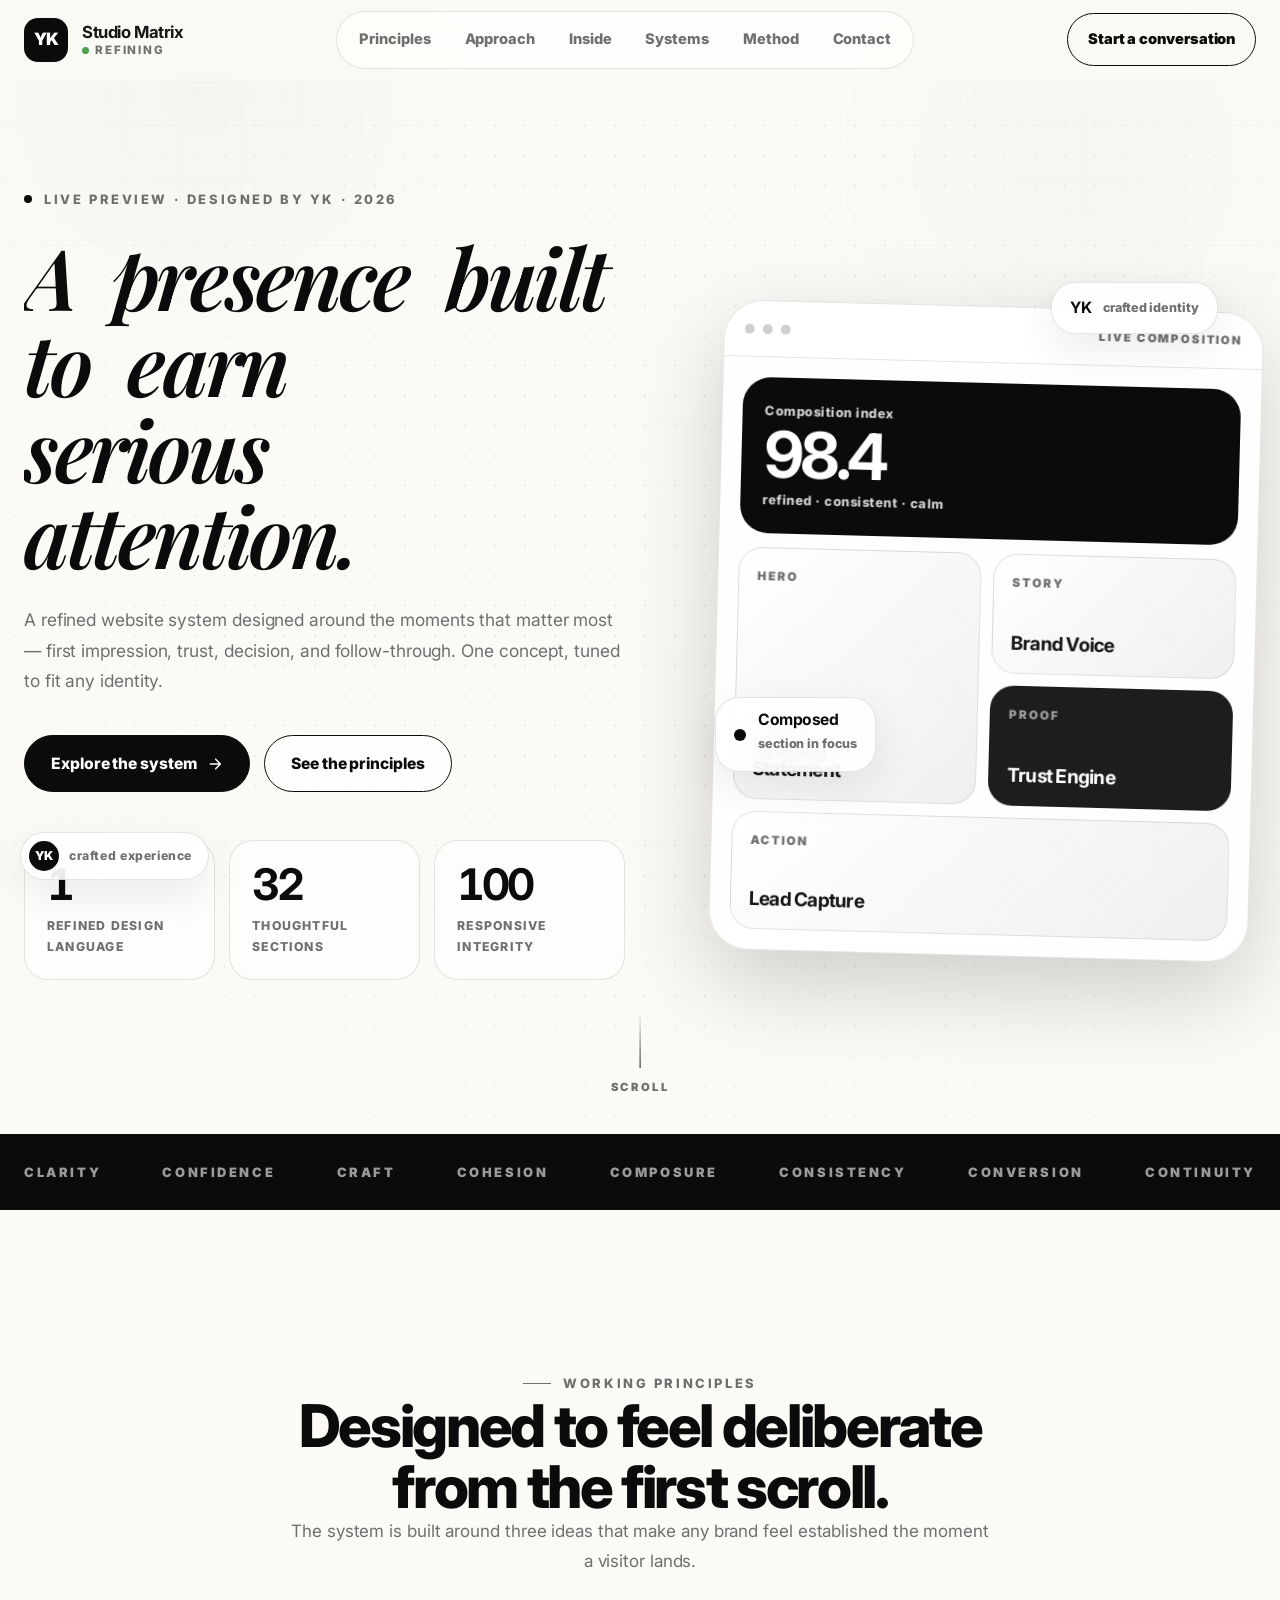
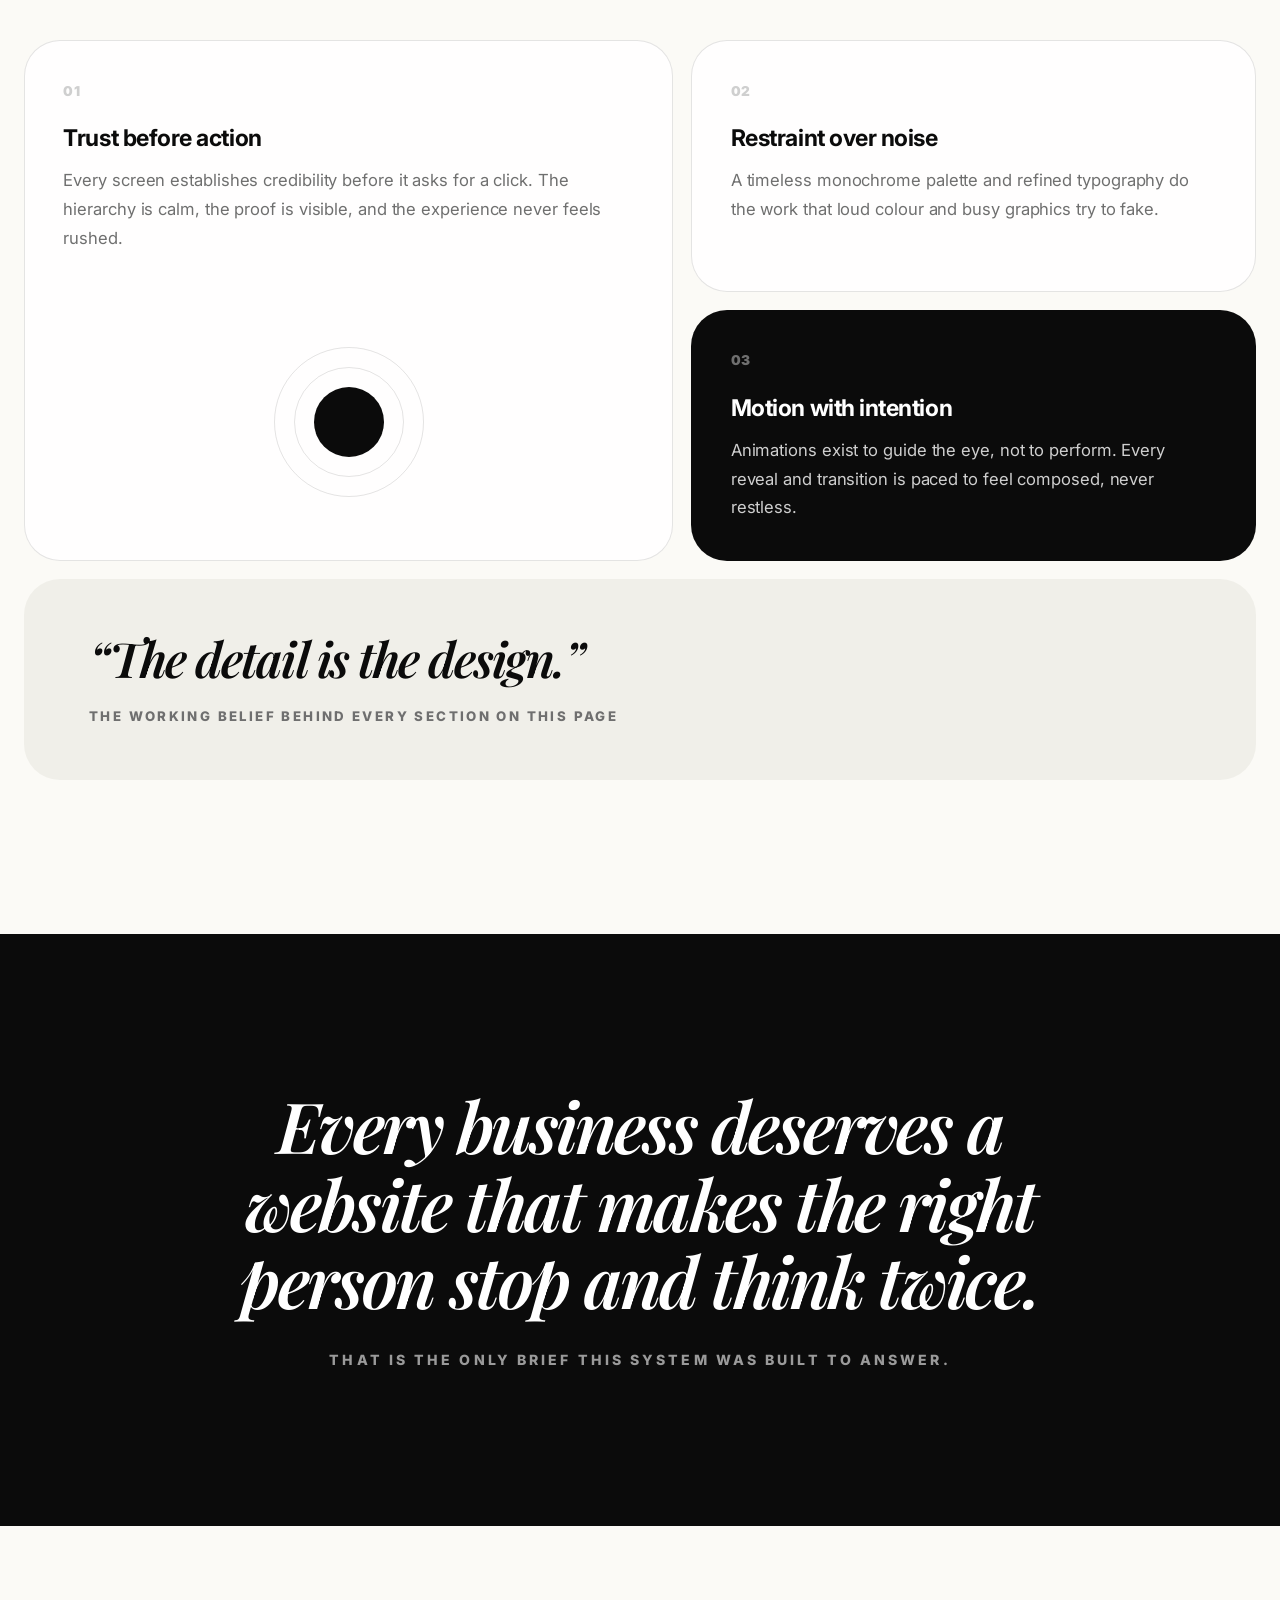
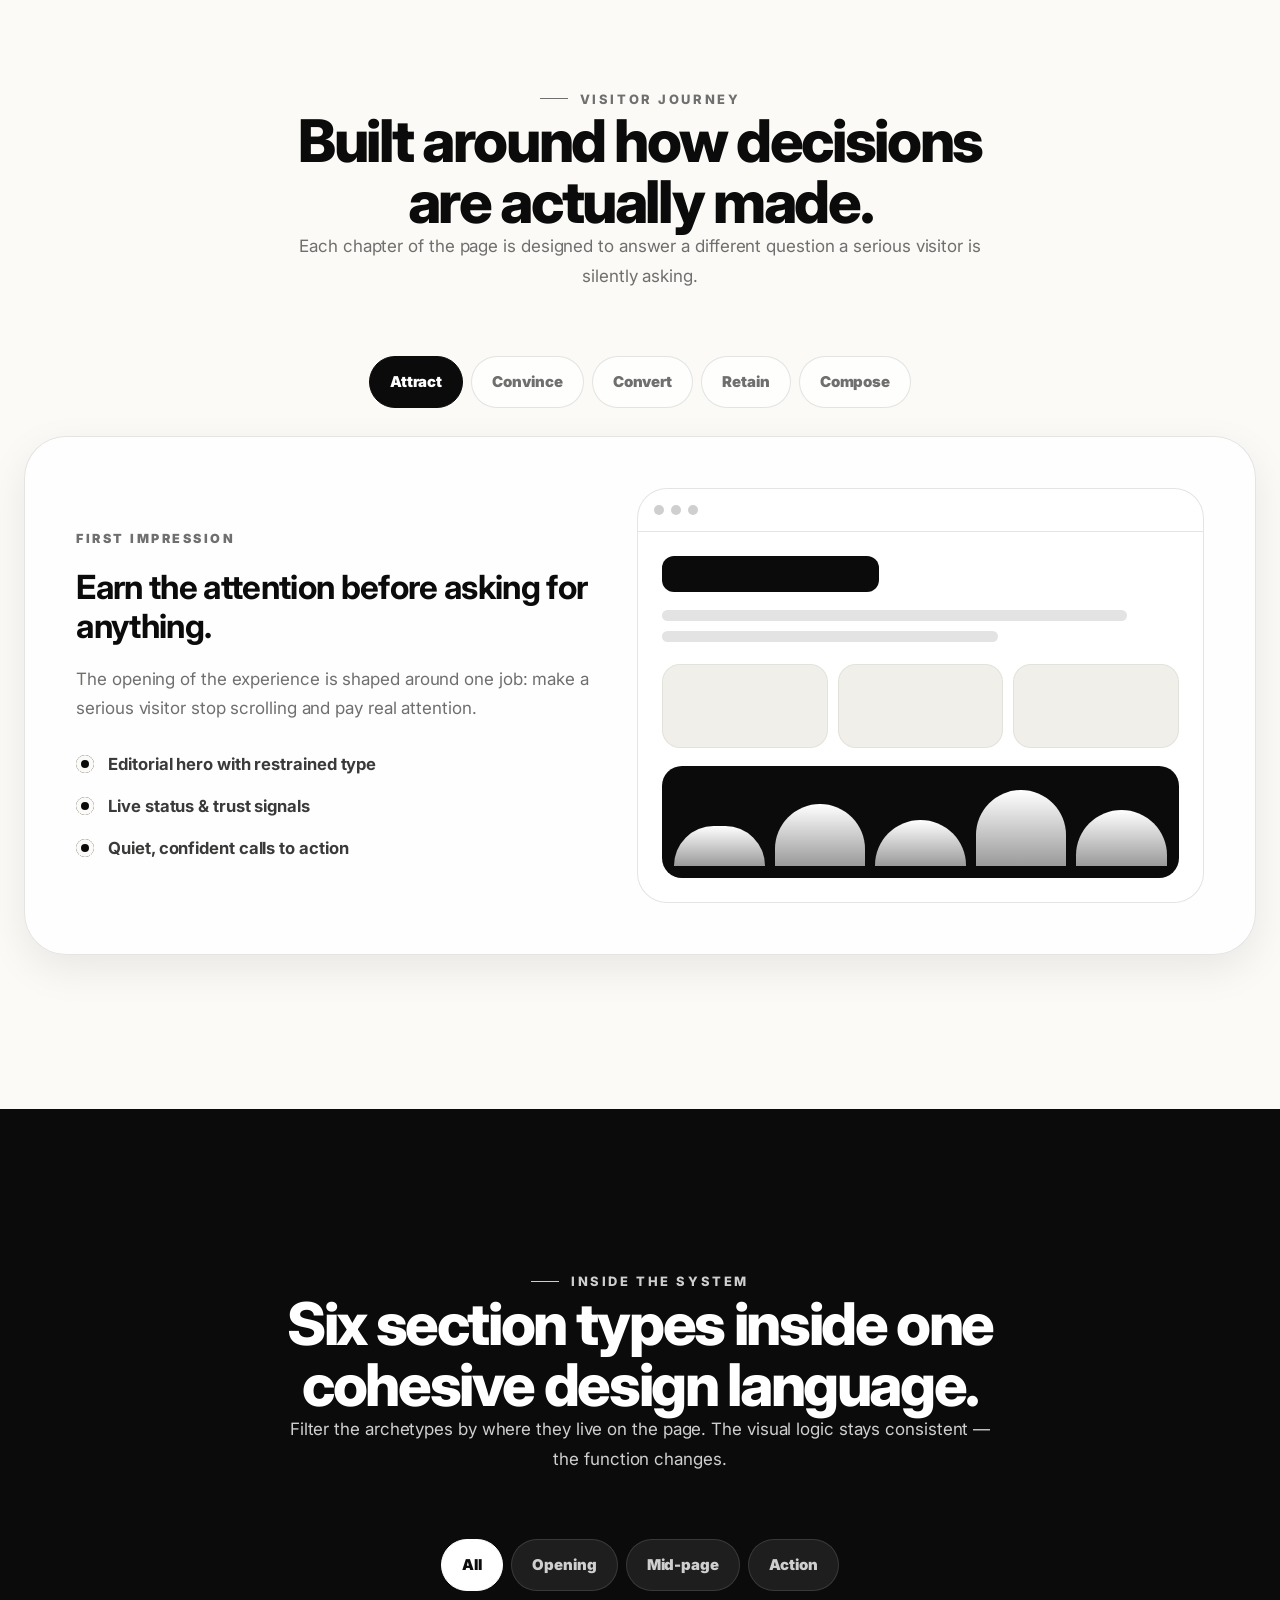
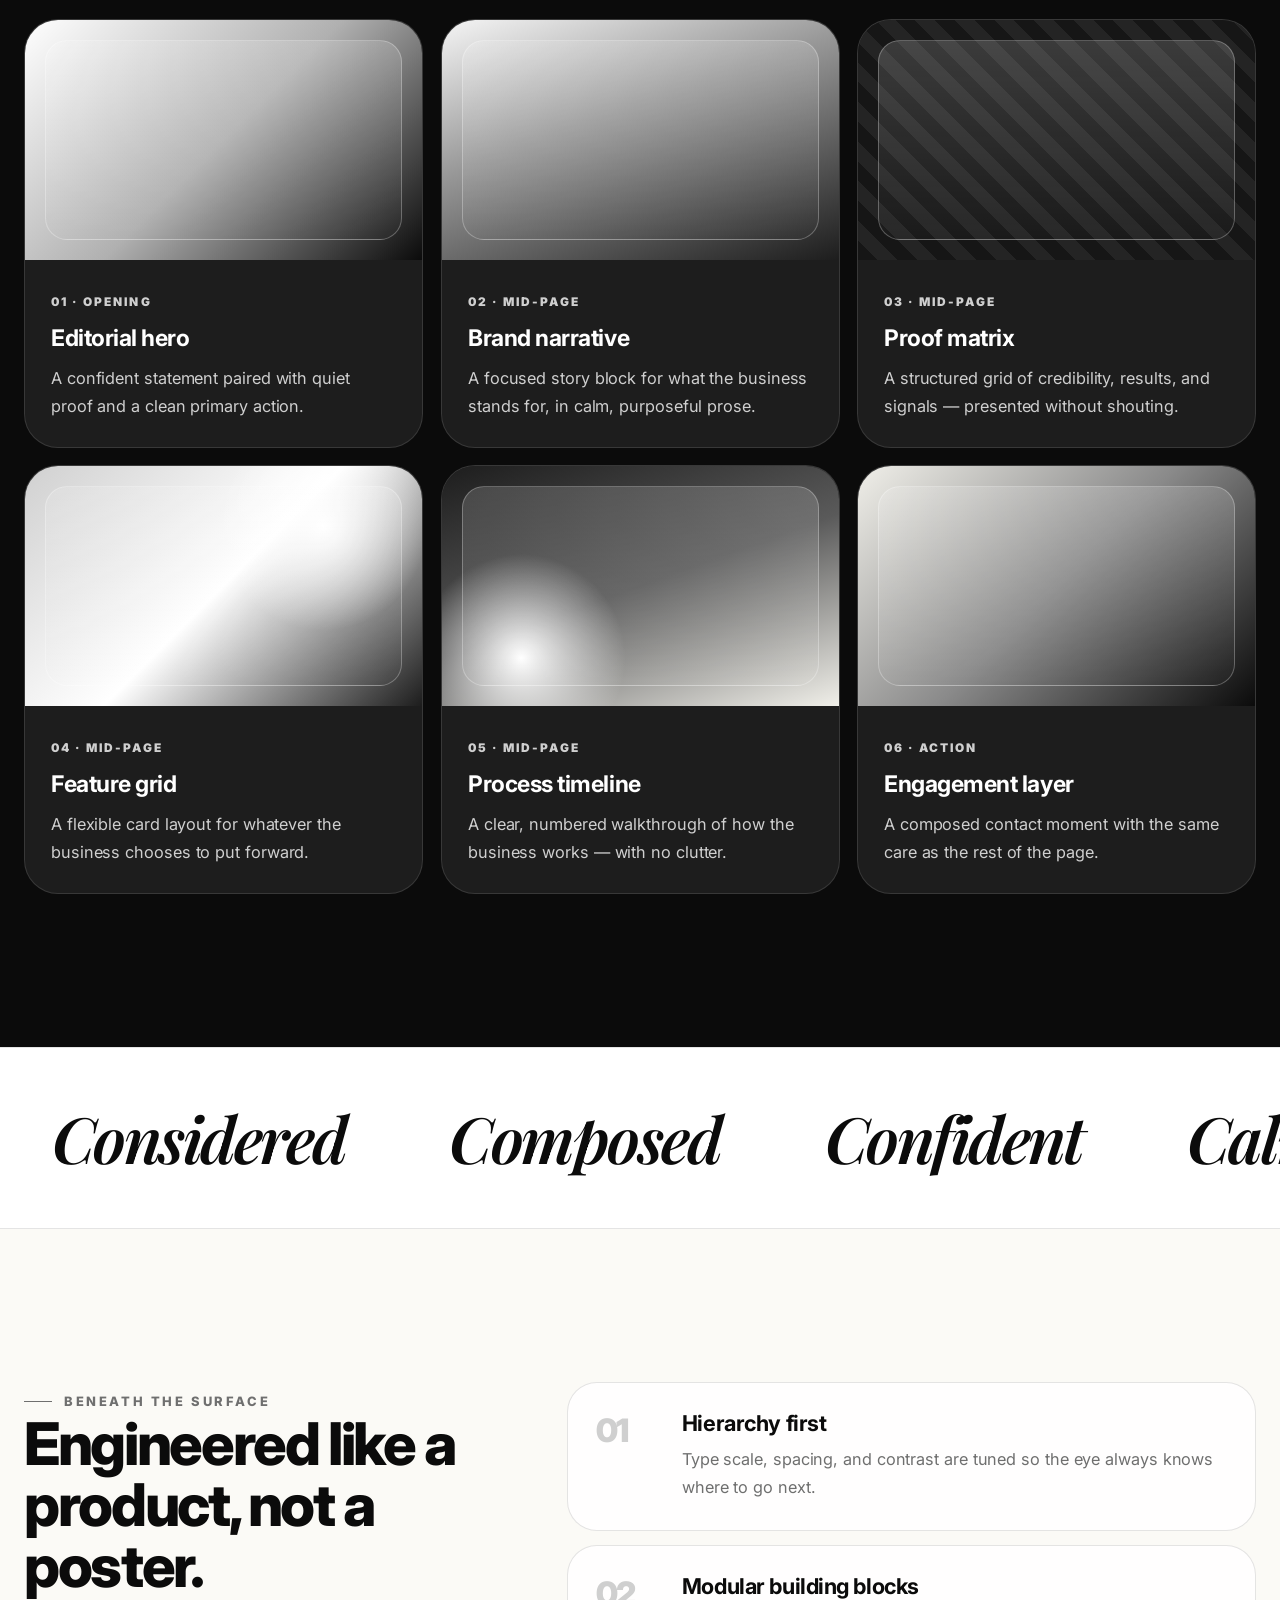
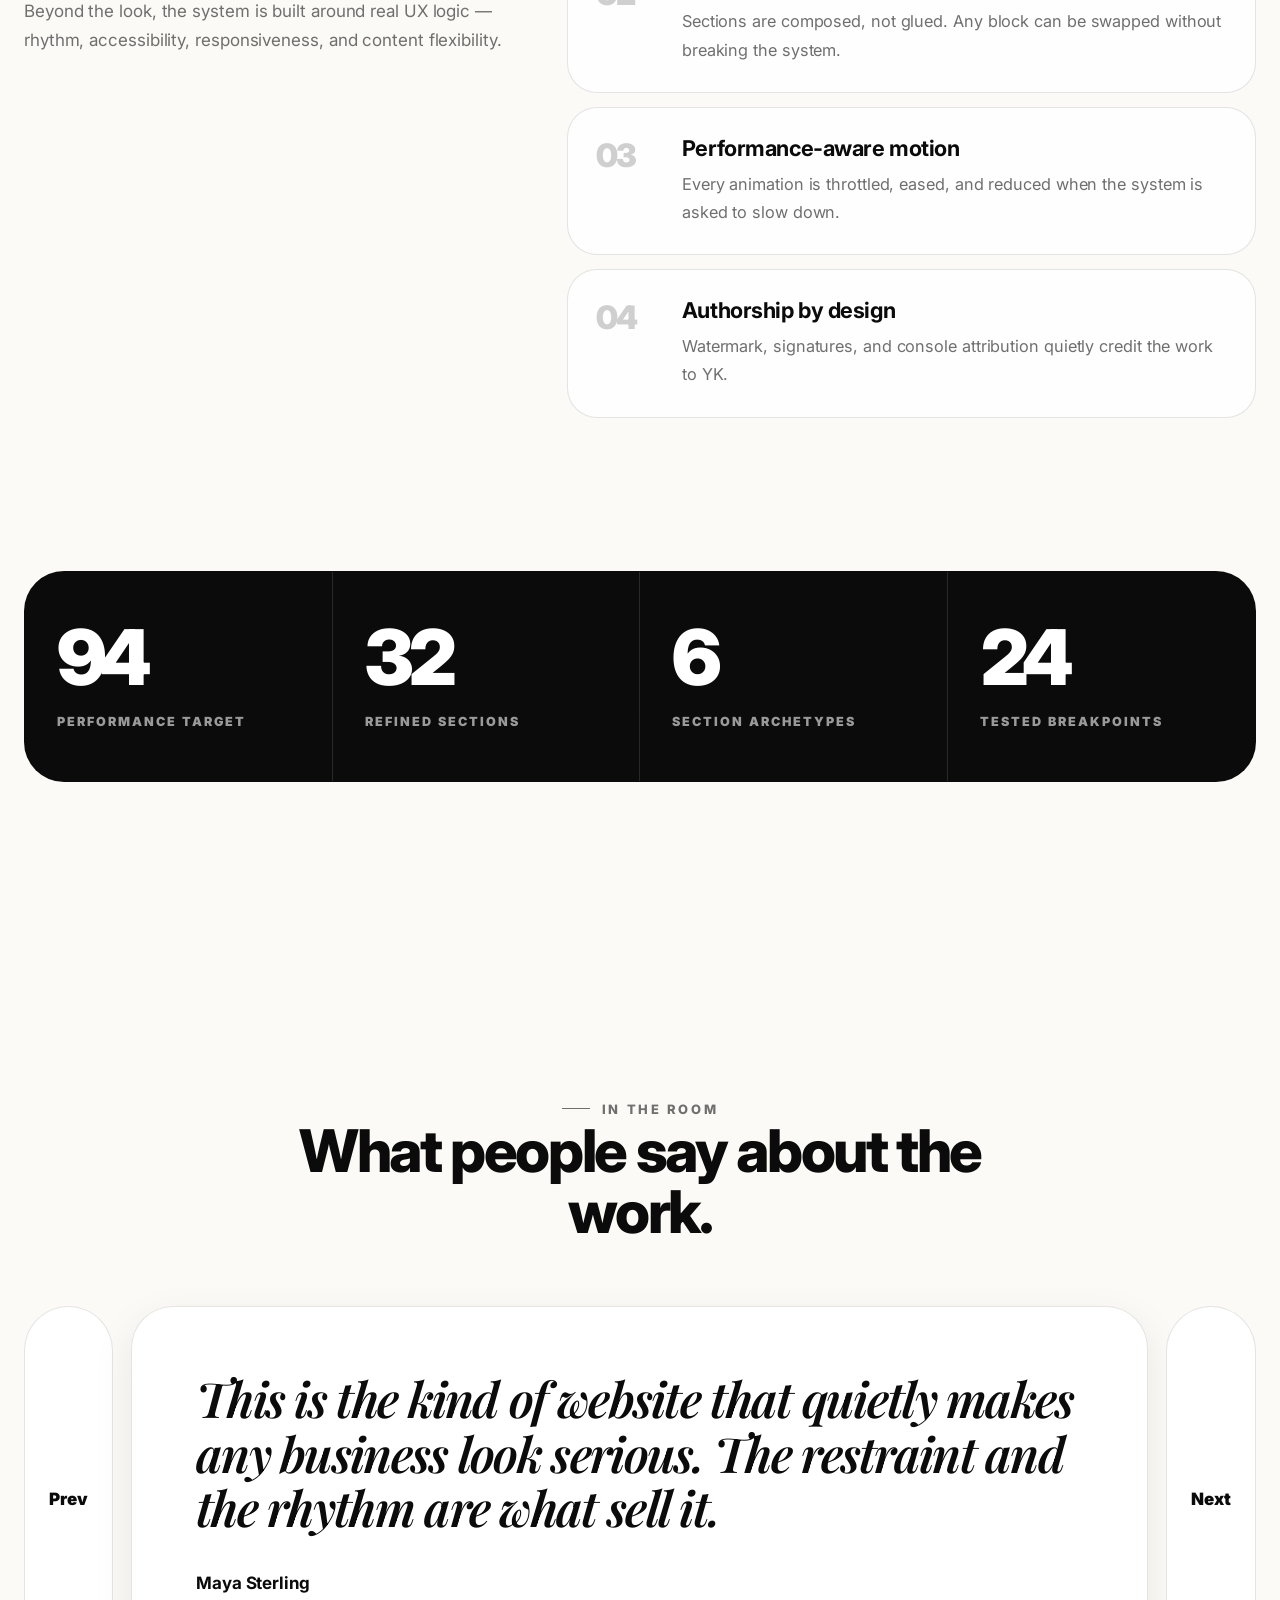
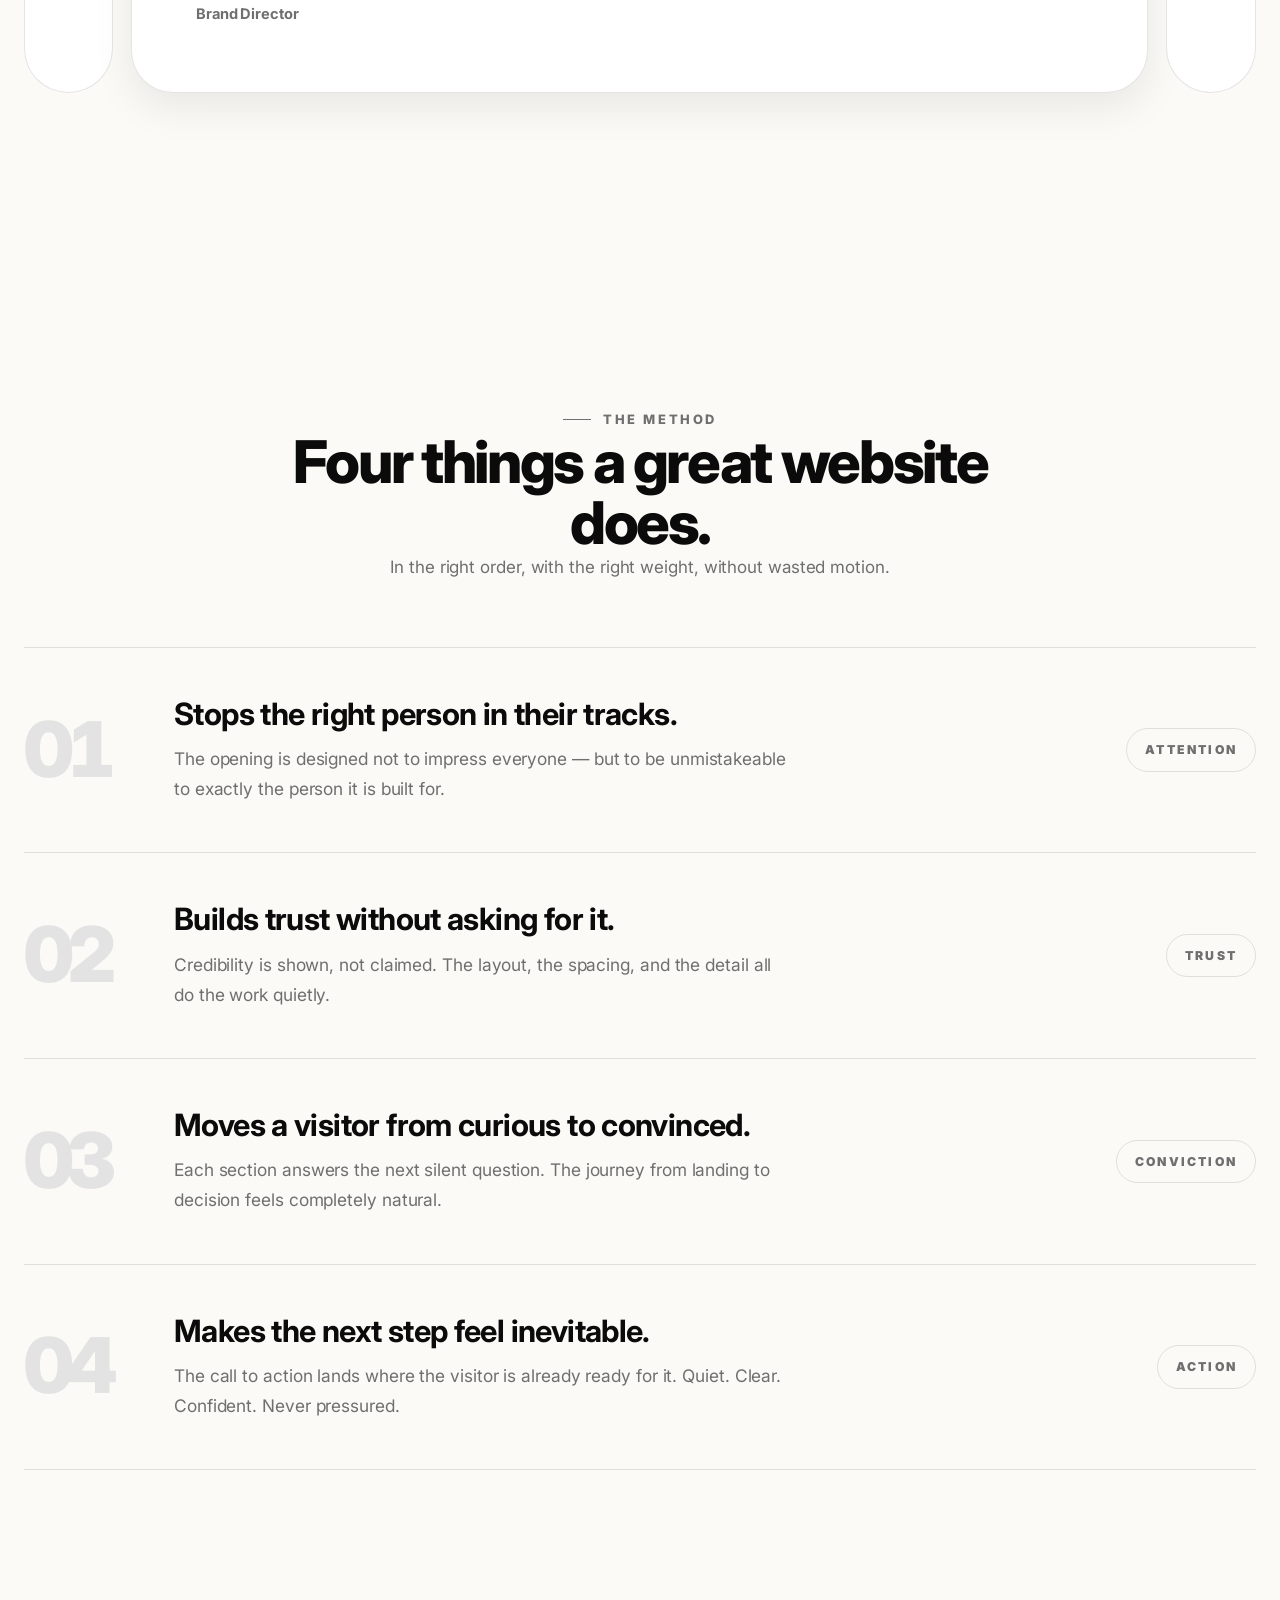
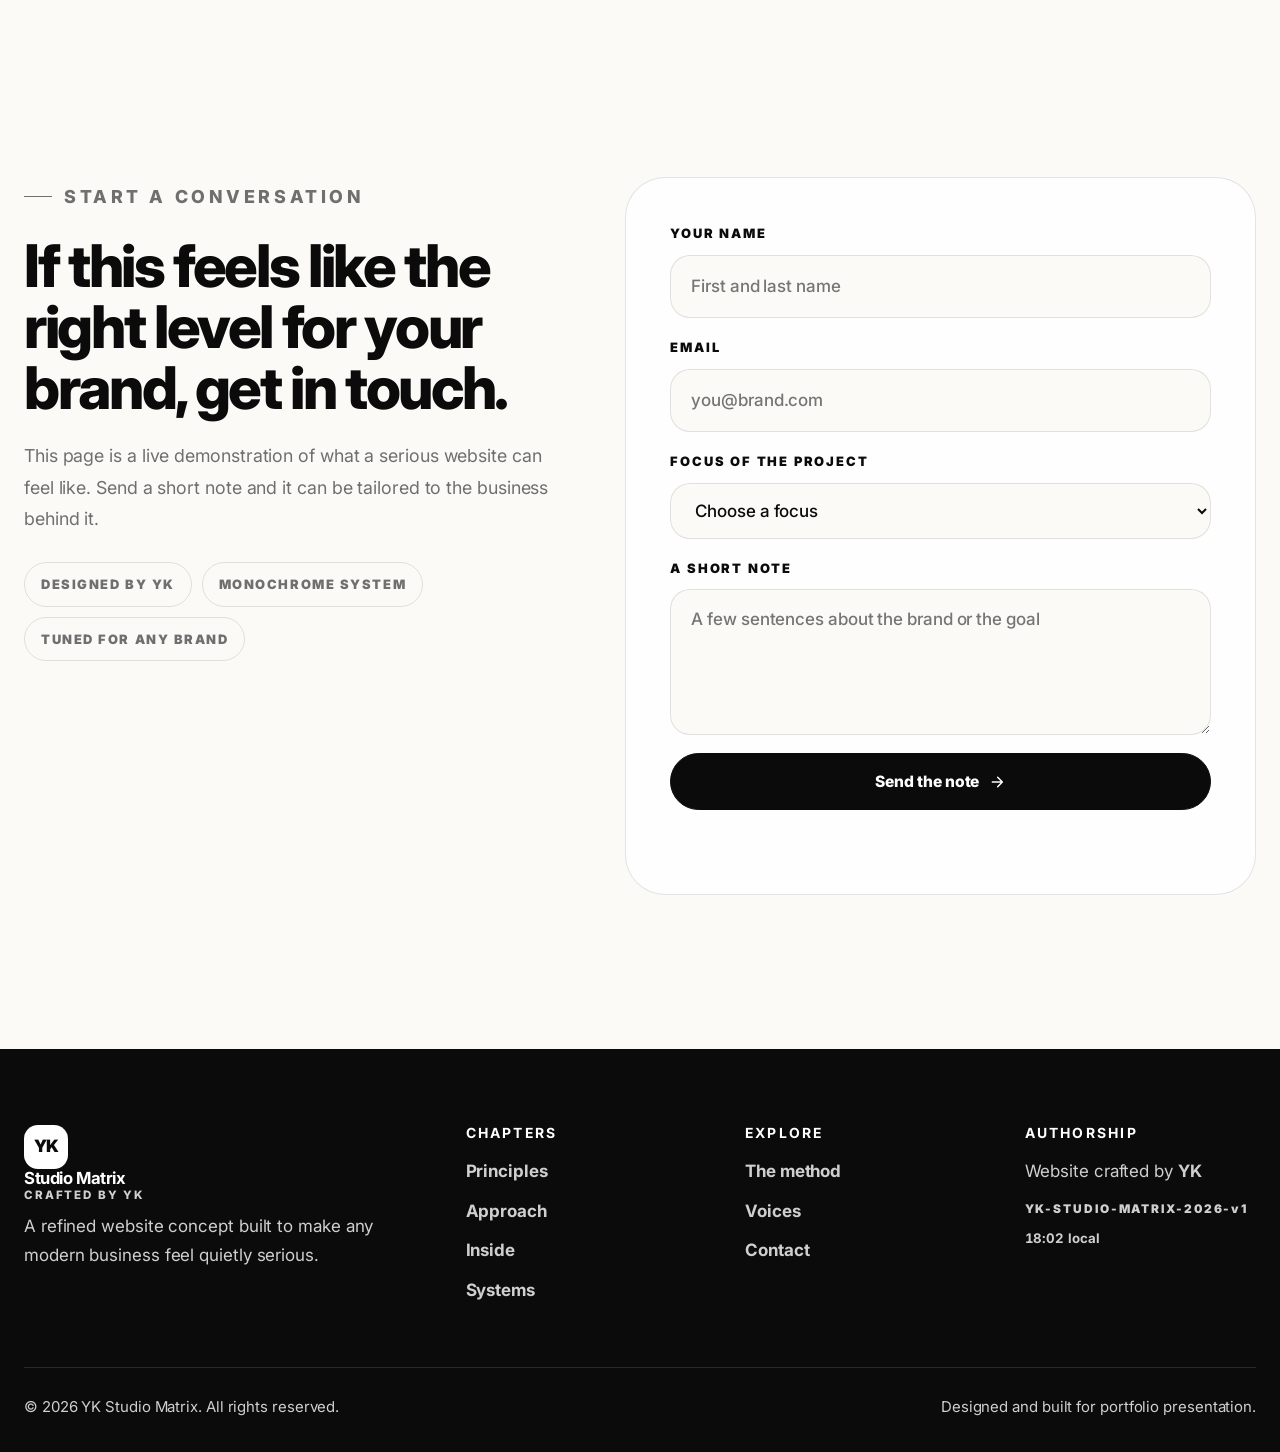
<file: index.html>
<!DOCTYPE html>
<html lang="en">
<head>
    <meta charset="UTF-8" />
    <meta name="viewport" content="width=device-width, initial-scale=1.0" />
    <meta name="description" content="YK Studio Matrix — a refined website concept that makes any serious business look established, trusted, and worth remembering." />
    <meta name="keywords" content="premium business website, refined website concept, YK portfolio, modern company website" />
    <meta name="author" content="YK" />
    <meta name="creator" content="YK" />
    <meta name="theme-color" content="#0a0a0a" />

    <meta property="og:title" content="YK Studio Matrix — A Refined Website Concept" />
    <meta property="og:description" content="A premium black, white, and grey website concept built for any modern business. Crafted by YK." />
    <meta property="og:type" content="website" />

    <!--
        ==============================================================
        YK Studio Matrix
        Website design and build by YK.
        Signature: YK-STUDIO-MATRIX-2026-v1
        All rights reserved. See LICENSE.
        ==============================================================
    -->

    <title>YK Studio Matrix — A Refined Website Concept</title>

    <link rel="preconnect" href="https://fonts.googleapis.com" />
    <link rel="preconnect" href="https://fonts.gstatic.com" crossorigin />
    <link href="https://fonts.googleapis.com/css2?family=Inter:wght@400;500;600;700;800;900&family=Playfair+Display:ital,wght@1,500;1,600;1,700&display=swap" rel="stylesheet" />
    <link rel="stylesheet" href="styles.css" />
    <link rel="icon" type="image/svg+xml" href="data:image/svg+xml,%3Csvg xmlns='http://www.w3.org/2000/svg' viewBox='0 0 100 100'%3E%3Crect width='100' height='100' rx='22' fill='%230a0a0a'/%3E%3Ctext x='50' y='60' text-anchor='middle' font-family='Arial' font-weight='800' font-size='34' fill='white'%3EYK%3C/text%3E%3C/svg%3E" />
</head>
<body data-built-by="YK" data-signature="YK-STUDIO-MATRIX-2026-v1">
    <div class="noise" aria-hidden="true"></div>
    <div class="progress" id="progress" aria-hidden="true"></div>

    <div class="yk-badge" aria-label="Website crafted by YK">
        <span>YK</span>
        <small>crafted experience</small>
    </div>

    <header class="site-header" id="site-header">
        <nav class="nav container" aria-label="Primary navigation">
            <a class="brand" href="#home" aria-label="YK Studio Matrix home">
                <span class="brand-mark">YK</span>
                <span class="brand-copy">
                    <strong>Studio Matrix</strong>
                    <small>
                        <span class="status-dot"></span>
                        <span class="status-word" id="status-word">Composing</span>
                    </small>
                </span>
            </a>

            <button class="menu-btn" id="menu-btn" aria-label="Open menu" aria-controls="nav-menu" aria-expanded="false">
                <span></span><span></span><span></span>
            </button>

            <div class="nav-menu" id="nav-menu">
                <a href="#principles">Principles</a>
                <a href="#approach">Approach</a>
                <a href="#inside">Inside</a>
                <a href="#systems">Systems</a>
                <a href="#method">Method</a>
                <a href="#contact">Contact</a>
            </div>

            <a class="nav-cta magnetic" data-magnetic href="#contact">Start a conversation</a>
        </nav>
    </header>

    <main>

        <!-- ─── HERO ─────────────────────────────────────────────── -->
        <section class="hero section" id="home">
            <div class="hero-dots" aria-hidden="true"></div>
            <div class="hero-spotlight" id="hero-spotlight" aria-hidden="true"></div>

            <div class="container hero-grid">
                <div class="hero-copy">
                    <p class="eyebrow reveal">
                        <span class="eyebrow-pulse"></span>
                        Live preview &middot; Designed by YK &middot; 2026
                    </p>

                    <h1 class="hero-title" data-split>
                        A presence built to earn
                        <em>serious attention.</em>
                    </h1>

                    <p class="hero-lead reveal">
                        A refined website system designed around the moments that matter
                        most — first impression, trust, decision, and follow-through.
                        One concept, tuned to fit any identity.
                    </p>

                    <div class="hero-actions reveal">
                        <a class="btn btn-dark magnetic" data-magnetic href="#inside">
                            Explore the system
                            <svg viewBox="0 0 24 24" width="16" height="16" aria-hidden="true">
                                <path d="M5 12h14M13 5l7 7-7 7" stroke="currentColor" stroke-width="2.2" fill="none" stroke-linecap="round" stroke-linejoin="round"/>
                            </svg>
                        </a>
                        <a class="btn btn-light" href="#principles">See the principles</a>
                    </div>

                    <div class="hero-proof reveal" aria-label="Concept highlights">
                        <div>
                            <strong data-count="1">0</strong>
                            <span>refined design language</span>
                        </div>
                        <div>
                            <strong data-count="32">0</strong>
                            <span>thoughtful sections</span>
                        </div>
                        <div>
                            <strong data-count="100">0</strong>
                            <span>responsive integrity</span>
                        </div>
                    </div>
                </div>

                <div class="hero-visual reveal" aria-label="Interface preview">
                    <div class="device device-main" data-tilt>
                        <div class="device-top">
                            <span></span><span></span><span></span>
                            <small>Live composition</small>
                        </div>
                        <div class="device-body">
                            <div class="metric-card">
                                <small>Composition index</small>
                                <strong class="scramble" data-scramble="98.4">98.4</strong>
                                <span>refined &middot; consistent &middot; calm</span>
                            </div>
                            <div class="visual-grid">
                                <article class="visual-tile tall">
                                    <small>Hero</small>
                                    <strong>Opening<br>Statement</strong>
                                </article>
                                <article class="visual-tile">
                                    <small>Story</small>
                                    <strong>Brand Voice</strong>
                                </article>
                                <article class="visual-tile dark">
                                    <small>Proof</small>
                                    <strong>Trust Engine</strong>
                                </article>
                                <article class="visual-tile wide">
                                    <small>Action</small>
                                    <strong>Lead Capture</strong>
                                </article>
                            </div>
                        </div>
                    </div>
                    <div class="floating-card card-one" data-tilt>
                        <span class="pulse"></span>
                        <div>
                            <strong>Composed</strong>
                            <small>section in focus</small>
                        </div>
                    </div>
                    <div class="floating-card card-two" data-tilt>
                        <strong>YK</strong>
                        <small>crafted identity</small>
                    </div>
                </div>
            </div>

            <div class="scroll-cue" aria-hidden="true">
                <span class="scroll-line"></span>
                <small>scroll</small>
            </div>
        </section>

        <!-- ─── WORKING PRINCIPLES STRIP ─────────────────────────── -->
        <section class="logo-strip" aria-label="Working principles">
            <div class="container logo-track">
                <span>Clarity</span>
                <span>Confidence</span>
                <span>Craft</span>
                <span>Cohesion</span>
                <span>Composure</span>
                <span>Consistency</span>
                <span>Conversion</span>
                <span>Continuity</span>
            </div>
        </section>

        <!-- ─── PRINCIPLES (BENTO) ────────────────────────────────── -->
        <section class="section principles" id="principles">
            <div class="container">
                <div class="section-head reveal">
                    <p class="eyebrow">Working principles</p>
                    <h2>Designed to feel deliberate from the first scroll.</h2>
                    <p>
                        The system is built around three ideas that make any brand feel
                        established the moment a visitor lands.
                    </p>
                </div>

                <div class="principles-bento">
                    <article class="bento-card bento-main reveal">
                        <span class="bento-num">01</span>
                        <div class="bento-body">
                            <h3>Trust before action</h3>
                            <p>Every screen establishes credibility before it asks for a click. The hierarchy is calm, the proof is visible, and the experience never feels rushed.</p>
                        </div>
                        <div class="bento-visual" aria-hidden="true">
                            <div class="bento-rings">
                                <span></span><span></span><span></span>
                            </div>
                        </div>
                    </article>

                    <article class="bento-card reveal">
                        <span class="bento-num">02</span>
                        <h3>Restraint over noise</h3>
                        <p>A timeless monochrome palette and refined typography do the work that loud colour and busy graphics try to fake.</p>
                    </article>

                    <article class="bento-card bento-dark reveal">
                        <span class="bento-num">03</span>
                        <h3>Motion with intention</h3>
                        <p>Animations exist to guide the eye, not to perform. Every reveal and transition is paced to feel composed, never restless.</p>
                    </article>

                    <article class="bento-card bento-quote reveal">
                        <blockquote>&ldquo;The detail is the design.&rdquo;</blockquote>
                        <cite>The working belief behind every section on this page</cite>
                    </article>
                </div>
            </div>
        </section>

        <!-- ─── CREDO / EDITORIAL STATEMENT ──────────────────────── -->
        <section class="credo" aria-label="Design statement">
            <div class="container">
                <p class="credo-text reveal">
                    Every business deserves a website that makes
                    the right person stop and think twice.
                </p>
                <p class="credo-sub reveal">
                    That is the only brief this system was built to answer.
                </p>
            </div>
        </section>

        <!-- ─── VISITOR JOURNEY ───────────────────────────────────── -->
        <section class="section approach" id="approach">
            <div class="container">
                <div class="section-head reveal">
                    <p class="eyebrow">Visitor journey</p>
                    <h2>Built around how decisions are actually made.</h2>
                    <p>
                        Each chapter of the page is designed to answer a different
                        question a serious visitor is silently asking.
                    </p>
                </div>

                <div class="industry-tabs reveal" role="tablist" aria-label="Visitor journey stages">
                    <button class="industry-tab active" data-stage="attract" role="tab" aria-selected="true">Attract</button>
                    <button class="industry-tab" data-stage="convince" role="tab" aria-selected="false">Convince</button>
                    <button class="industry-tab" data-stage="convert" role="tab" aria-selected="false">Convert</button>
                    <button class="industry-tab" data-stage="retain" role="tab" aria-selected="false">Retain</button>
                    <button class="industry-tab" data-stage="compose" role="tab" aria-selected="false">Compose</button>
                </div>

                <div class="industry-panel reveal" id="stage-panel">
                    <div>
                        <p class="panel-label" id="stage-kicker">First impression</p>
                        <h3 id="stage-title">Earn the attention before asking for anything.</h3>
                        <p id="stage-copy">
                            The opening of the experience is shaped around one job:
                            make a serious visitor stop scrolling and pay real attention.
                        </p>
                        <ul class="check-list" id="stage-list">
                            <li>Editorial hero with restrained type</li>
                            <li>Live status &amp; trust signals</li>
                            <li>Quiet, confident calls to action</li>
                        </ul>
                    </div>
                    <div class="panel-card" aria-hidden="true">
                        <div class="panel-card-top">
                            <span></span><span></span><span></span>
                        </div>
                        <div class="panel-screen">
                            <div class="screen-heading"></div>
                            <div class="screen-line w90"></div>
                            <div class="screen-line w65"></div>
                            <div class="screen-cards">
                                <span></span><span></span><span></span>
                            </div>
                            <div class="screen-chart">
                                <i style="height:45%"></i>
                                <i style="height:70%"></i>
                                <i style="height:52%"></i>
                                <i style="height:86%"></i>
                                <i style="height:63%"></i>
                            </div>
                        </div>
                    </div>
                </div>
            </div>
        </section>

        <!-- ─── INSIDE THE SYSTEM ─────────────────────────────────── -->
        <section class="section showcase" id="inside">
            <div class="container">
                <div class="section-head reveal">
                    <p class="eyebrow">Inside the system</p>
                    <h2>Six section types inside one cohesive design language.</h2>
                    <p>
                        Filter the archetypes by where they live on the page. The visual
                        logic stays consistent — the function changes.
                    </p>
                </div>

                <div class="filter-bar reveal" aria-label="Section filters">
                    <button class="filter active" data-filter="all">All</button>
                    <button class="filter" data-filter="opening">Opening</button>
                    <button class="filter" data-filter="midpage">Mid-page</button>
                    <button class="filter" data-filter="action">Action</button>
                </div>

                <div class="showcase-grid">
                    <article class="work-card reveal" data-category="opening" data-tilt>
                        <div class="work-media archetype-a"></div>
                        <div class="work-body">
                            <small>01 &middot; Opening</small>
                            <h3>Editorial hero</h3>
                            <p>A confident statement paired with quiet proof and a clean primary action.</p>
                        </div>
                    </article>
                    <article class="work-card reveal" data-category="midpage" data-tilt>
                        <div class="work-media archetype-b"></div>
                        <div class="work-body">
                            <small>02 &middot; Mid-page</small>
                            <h3>Brand narrative</h3>
                            <p>A focused story block for what the business stands for, in calm, purposeful prose.</p>
                        </div>
                    </article>
                    <article class="work-card reveal" data-category="midpage" data-tilt>
                        <div class="work-media archetype-c"></div>
                        <div class="work-body">
                            <small>03 &middot; Mid-page</small>
                            <h3>Proof matrix</h3>
                            <p>A structured grid of credibility, results, and signals — presented without shouting.</p>
                        </div>
                    </article>
                    <article class="work-card reveal" data-category="midpage" data-tilt>
                        <div class="work-media archetype-d"></div>
                        <div class="work-body">
                            <small>04 &middot; Mid-page</small>
                            <h3>Feature grid</h3>
                            <p>A flexible card layout for whatever the business chooses to put forward.</p>
                        </div>
                    </article>
                    <article class="work-card reveal" data-category="midpage" data-tilt>
                        <div class="work-media archetype-e"></div>
                        <div class="work-body">
                            <small>05 &middot; Mid-page</small>
                            <h3>Process timeline</h3>
                            <p>A clear, numbered walkthrough of how the business works — with no clutter.</p>
                        </div>
                    </article>
                    <article class="work-card reveal" data-category="action" data-tilt>
                        <div class="work-media archetype-f"></div>
                        <div class="work-body">
                            <small>06 &middot; Action</small>
                            <h3>Engagement layer</h3>
                            <p>A composed contact moment with the same care as the rest of the page.</p>
                        </div>
                    </article>
                </div>
            </div>
        </section>

        <!-- ─── MARQUEE ───────────────────────────────────────────── -->
        <section class="marquee" aria-hidden="true">
            <div class="marquee-track">
                <span>Considered</span><span>Composed</span><span>Confident</span><span>Calm</span><span>Crafted</span><span>Clear</span>
                <span>Considered</span><span>Composed</span><span>Confident</span><span>Calm</span><span>Crafted</span><span>Clear</span>
            </div>
        </section>

        <!-- ─── BENEATH THE SURFACE ───────────────────────────────── -->
        <section class="section systems" id="systems">
            <div class="container systems-grid">
                <div class="section-head section-head-left reveal">
                    <p class="eyebrow">Beneath the surface</p>
                    <h2>Engineered like a product, not a poster.</h2>
                    <p>
                        Beyond the look, the system is built around real UX logic —
                        rhythm, accessibility, responsiveness, and content flexibility.
                    </p>
                </div>

                <div class="systems-stack">
                    <article class="system-row reveal">
                        <span>01</span>
                        <div>
                            <h3>Hierarchy first</h3>
                            <p>Type scale, spacing, and contrast are tuned so the eye always knows where to go next.</p>
                        </div>
                    </article>
                    <article class="system-row reveal">
                        <span>02</span>
                        <div>
                            <h3>Modular building blocks</h3>
                            <p>Sections are composed, not glued. Any block can be swapped without breaking the system.</p>
                        </div>
                    </article>
                    <article class="system-row reveal">
                        <span>03</span>
                        <div>
                            <h3>Performance-aware motion</h3>
                            <p>Every animation is throttled, eased, and reduced when the system is asked to slow down.</p>
                        </div>
                    </article>
                    <article class="system-row reveal">
                        <span>04</span>
                        <div>
                            <h3>Authorship by design</h3>
                            <p>Watermark, signatures, and console attribution quietly credit the work to YK.</p>
                        </div>
                    </article>
                </div>
            </div>
        </section>

        <!-- ─── PROOF ─────────────────────────────────────────────── -->
        <section class="section proof">
            <div class="container">
                <div class="proof-grid reveal">
                    <div>
                        <span data-count="94">0</span><small>performance target</small>
                    </div>
                    <div>
                        <span data-count="32">0</span><small>refined sections</small>
                    </div>
                    <div>
                        <span data-count="6">0</span><small>section archetypes</small>
                    </div>
                    <div>
                        <span data-count="24">0</span><small>tested breakpoints</small>
                    </div>
                </div>
            </div>
        </section>

        <!-- ─── VOICES ────────────────────────────────────────────── -->
        <section class="section testimonials" id="voices">
            <div class="container">
                <div class="section-head reveal">
                    <p class="eyebrow">In the room</p>
                    <h2>What people say about the work.</h2>
                </div>

                <div class="quote-shell reveal">
                    <button class="quote-btn" id="quote-prev" aria-label="Previous testimonial">Prev</button>
                    <article class="quote-card" id="quote-card">
                        <p id="quote-text">
                            This is the kind of website that quietly makes any business look serious.
                            The restraint and the rhythm are what sell it.
                        </p>
                        <div>
                            <strong id="quote-name">Maya Sterling</strong>
                            <span id="quote-role">Brand Director</span>
                        </div>
                    </article>
                    <button class="quote-btn" id="quote-next" aria-label="Next testimonial">Next</button>
                </div>
            </div>
        </section>

        <!-- ─── THE METHOD ────────────────────────────────────────── -->
        <section class="section method" id="method">
            <div class="container">
                <div class="section-head reveal">
                    <p class="eyebrow">The method</p>
                    <h2>Four things a great website does.</h2>
                    <p>In the right order, with the right weight, without wasted motion.</p>
                </div>

                <ol class="method-list">
                    <li class="method-item reveal">
                        <span class="method-num" aria-hidden="true">01</span>
                        <div class="method-body">
                            <h3>Stops the right person in their tracks.</h3>
                            <p>The opening is designed not to impress everyone — but to be unmistakeable to exactly the person it is built for.</p>
                        </div>
                        <span class="method-tag">Attention</span>
                    </li>
                    <li class="method-item reveal">
                        <span class="method-num" aria-hidden="true">02</span>
                        <div class="method-body">
                            <h3>Builds trust without asking for it.</h3>
                            <p>Credibility is shown, not claimed. The layout, the spacing, and the detail all do the work quietly.</p>
                        </div>
                        <span class="method-tag">Trust</span>
                    </li>
                    <li class="method-item reveal">
                        <span class="method-num" aria-hidden="true">03</span>
                        <div class="method-body">
                            <h3>Moves a visitor from curious to convinced.</h3>
                            <p>Each section answers the next silent question. The journey from landing to decision feels completely natural.</p>
                        </div>
                        <span class="method-tag">Conviction</span>
                    </li>
                    <li class="method-item reveal">
                        <span class="method-num" aria-hidden="true">04</span>
                        <div class="method-body">
                            <h3>Makes the next step feel inevitable.</h3>
                            <p>The call to action lands where the visitor is already ready for it. Quiet. Clear. Confident. Never pressured.</p>
                        </div>
                        <span class="method-tag">Action</span>
                    </li>
                </ol>
            </div>
        </section>

        <!-- ─── CONTACT ───────────────────────────────────────────── -->
        <section class="section contact" id="contact">
            <div class="container contact-grid">
                <div class="contact-copy reveal">
                    <p class="eyebrow">Start a conversation</p>
                    <h2>If this feels like the right level for your brand, get in touch.</h2>
                    <p>
                        This page is a live demonstration of what a serious website can feel like.
                        Send a short note and it can be tailored to the business behind it.
                    </p>
                    <div class="contact-meta">
                        <span>Designed by YK</span>
                        <span>Monochrome system</span>
                        <span>Tuned for any brand</span>
                    </div>
                </div>

                <form class="contact-form reveal" id="contact-form">
                    <label>
                        Your name
                        <input type="text" name="name" placeholder="First and last name" required />
                    </label>
                    <label>
                        Email
                        <input type="email" name="email" placeholder="you@brand.com" required />
                    </label>
                    <label>
                        Focus of the project
                        <select name="focus" required>
                            <option value="">Choose a focus</option>
                            <option>New brand presence</option>
                            <option>Site refresh</option>
                            <option>Lead generation</option>
                            <option>Storytelling &amp; authority</option>
                            <option>Something else</option>
                        </select>
                    </label>
                    <label>
                        A short note
                        <textarea name="message" rows="4" placeholder="A few sentences about the brand or the goal" required></textarea>
                    </label>
                    <button class="btn btn-dark magnetic" data-magnetic type="submit">
                        Send the note
                        <svg viewBox="0 0 24 24" width="16" height="16" aria-hidden="true">
                            <path d="M5 12h14M13 5l7 7-7 7" stroke="currentColor" stroke-width="2.2" fill="none" stroke-linecap="round" stroke-linejoin="round"/>
                        </svg>
                    </button>
                    <p class="form-status" id="form-status" aria-live="polite"></p>
                </form>
            </div>
        </section>

    </main>

    <footer class="footer">
        <div class="container footer-grid">
            <div>
                <a class="brand footer-brand" href="#home">
                    <span class="brand-mark">YK</span>
                    <span class="brand-copy">
                        <strong>Studio Matrix</strong>
                        <small>crafted by YK</small>
                    </span>
                </a>
                <p>A refined website concept built to make any modern business feel quietly serious.</p>
            </div>
            <div>
                <h3>Chapters</h3>
                <a href="#principles">Principles</a>
                <a href="#approach">Approach</a>
                <a href="#inside">Inside</a>
                <a href="#systems">Systems</a>
            </div>
            <div>
                <h3>Explore</h3>
                <a href="#method">The method</a>
                <a href="#voices">Voices</a>
                <a href="#contact">Contact</a>
            </div>
            <div>
                <h3>Authorship</h3>
                <p class="footer-credit">Website crafted by <strong>YK</strong></p>
                <p class="footer-signature">YK-STUDIO-MATRIX-2026-v1</p>
                <p class="footer-time" id="footer-time">--:--&nbsp;local</p>
            </div>
        </div>
        <div class="container footer-bottom">
            <p>© <span id="year">2026</span> YK Studio Matrix. All rights reserved.</p>
            <p>Designed and built for portfolio presentation.</p>
        </div>
    </footer>

    <script src="script.js"></script>
</body>
</html>
</file>
<file: styles.css>
/*
 * YK Studio Matrix — A Refined Website Concept
 * Design and build by YK. Signature: YK-STUDIO-MATRIX-2026-v1
 */

/* ── DESIGN TOKENS ────────────────────────────────────────────── */
:root {
    --black:      #0b0b0b;
    --ink:        #161616;
    --charcoal:   #1d1d1d;
    --graphite:   #2a2a2a;
    --grey-900:   #3a3a3a;
    --grey-700:   #6f6f6f;
    --grey-500:   #9a9a9a;
    --grey-300:   #cfcfcf;
    --grey-200:   #e3e3e3;
    --grey-100:   #f0efe9;
    --white:      #ffffff;
    --cream:      #f6f4ee;
    --paper:      #fbfaf6;
    --line:       rgba(11, 11, 11, 0.11);
    --line-soft:  rgba(11, 11, 11, 0.06);
    --line-dark:  rgba(255, 255, 255, 0.12);
    --shadow:     0 32px 90px rgba(0, 0, 0, 0.18);
    --shadow-sm:  0 14px 42px rgba(0, 0, 0, 0.08);
    --container:  min(1240px, calc(100% - 48px));
    --ease:       cubic-bezier(0.16, 1, 0.3, 1);
    --sans:       "Inter", system-ui, -apple-system, "Segoe UI", sans-serif;
    --serif:      "Playfair Display", Georgia, serif;
    --text-base:  17px;
}

/* ── RESET ────────────────────────────────────────────────────── */
*, *::before, *::after { box-sizing: border-box; margin: 0; padding: 0; }

html {
    scroll-behavior: smooth;
    scroll-padding-top: 96px;
    font-size: var(--text-base);
}

body {
    min-height: 100vh;
    background: var(--paper);
    color: var(--ink);
    font-family: var(--sans);
    font-size: 1rem;
    line-height: 1.74;
    letter-spacing: -0.005em;
    overflow-x: hidden;
    -webkit-font-smoothing: antialiased;
    text-rendering: optimizeLegibility;
}

body::before {
    content: attr(data-signature);
    position: fixed;
    width: 1px;
    height: 1px;
    overflow: hidden;
    clip-path: inset(50%);
    pointer-events: none;
}

a               { color: inherit; text-decoration: none; }
button, input,
select, textarea { font: inherit; color: inherit; }
button          { cursor: pointer; }
img, svg        { max-width: 100%; display: block; }
::selection     { background: var(--black); color: var(--white); }

/* ── TEXTURE LAYER ────────────────────────────────────────────── */
.noise {
    position: fixed;
    inset: 0;
    z-index: -2;
    pointer-events: none;
    opacity: 0.6;
    background-image:
        radial-gradient(circle at 16% 10%, rgba(0,0,0,.04), transparent 22%),
        radial-gradient(circle at 84% 18%, rgba(0,0,0,.03), transparent 22%),
        linear-gradient(90deg, rgba(0,0,0,.025) 1px, transparent 1px),
        linear-gradient(rgba(0,0,0,.025) 1px, transparent 1px);
    background-size: auto, auto, 60px 60px, 60px 60px;
}

/* ── SCROLL PROGRESS ──────────────────────────────────────────── */
.progress {
    position: fixed;
    top: 0; left: 0;
    height: 2px;
    width: 0;
    background: var(--black);
    z-index: 999;
    transition: width 60ms linear;
}


/* ── CONTAINER ────────────────────────────────────────────────── */
.container {
    width: var(--container);
    margin: 0 auto;
}

/* ── SECTION RHYTHM ───────────────────────────────────────────── */
.section {
    padding: clamp(96px, 12vw, 172px) 0;
}

.section-head {
    max-width: 760px;
    margin: 0 auto 64px;
    text-align: center;
}

.section-head-left {
    margin-left: 0;
    text-align: left;
}

/* ── EYEBROW ──────────────────────────────────────────────────── */
.eyebrow {
    display: inline-flex;
    align-items: center;
    gap: 12px;
    margin-bottom: 22px;
    color: var(--grey-700);
    font-size: 0.76rem;
    font-weight: 800;
    letter-spacing: 0.2em;
    text-transform: uppercase;
}

.eyebrow::before {
    content: "";
    width: 28px; height: 1px;
    background: currentColor;
}

.eyebrow:has(.eyebrow-pulse)::before { display: none; }

.eyebrow-pulse {
    width: 8px; height: 8px;
    border-radius: 50%;
    background: var(--black);
    box-shadow: 0 0 0 0 rgba(11,11,11,.3);
    animation: pulse 2.2s infinite;
}

@keyframes pulse {
    70% { box-shadow: 0 0 0 12px rgba(11,11,11,0); }
}

/* ── TYPOGRAPHY ───────────────────────────────────────────────── */
h1, h2, h3 { color: var(--black); line-height: 1; letter-spacing: -0.045em; }

h1 {
    font-size: clamp(3rem, 6.6vw, 6.4rem);
    font-weight: 800;
    line-height: 1.02;
    letter-spacing: -0.055em;
}

h1 em, h1 span {
    display: block;
    font-family: var(--serif);
    font-style: italic;
    font-weight: 600;
    letter-spacing: -0.04em;
}

h2 {
    font-size: clamp(2.2rem, 4.6vw, 4rem);
    font-weight: 800;
    line-height: 1.04;
    letter-spacing: -0.04em;
}

h3 {
    font-size: clamp(1.2rem, 1.8vw, 1.65rem);
    font-weight: 700;
    line-height: 1.18;
    letter-spacing: -0.02em;
}

p {
    color: var(--grey-700);
    max-width: 64ch;
}

.section-head p { margin: 0 auto; }
.section-head-left p { margin-left: 0; }

/* ── HERO WORD SPLIT ──────────────────────────────────────────── */
.split-line { display: block; overflow: hidden; }

.split-word {
    display: inline-block;
    transform: translateY(112%);
    transition: transform 920ms var(--ease);
    margin-right: 0.22em;
}

.split-word:last-child { margin-right: 0; }

.hero-title.is-ready .split-word { transform: translateY(0); }

/* ── BUTTONS ──────────────────────────────────────────────────── */
.btn {
    position: relative;
    display: inline-flex;
    align-items: center;
    justify-content: center;
    gap: 10px;
    min-height: 52px;
    padding: 14px 26px;
    border: 1.5px solid var(--black);
    border-radius: 999px;
    font-size: 0.92rem;
    font-weight: 800;
    letter-spacing: -0.005em;
    transition: transform 260ms var(--ease), box-shadow 260ms var(--ease), background 200ms var(--ease), color 200ms var(--ease);
    will-change: transform;
}

.btn:hover { transform: translateY(-2px); box-shadow: var(--shadow-sm); }

.btn-dark { background: var(--black); color: var(--white); }
.btn-dark:hover { background: var(--ink); }

.btn-light {
    background: rgba(255,255,255,.74);
    color: var(--black);
    backdrop-filter: blur(18px);
}

.btn-light:hover { background: rgba(255,255,255,.92); }

.magnetic { will-change: transform; }

/* ── YK BADGE ─────────────────────────────────────────────────── */
.yk-badge {
    position: fixed;
    left: 20px; bottom: 20px;
    z-index: 98;
    display: inline-flex;
    align-items: center;
    gap: 10px;
    padding: 8px 16px 8px 8px;
    border: 1px solid var(--line);
    border-radius: 999px;
    background: rgba(255,255,255,.82);
    backdrop-filter: blur(20px);
    box-shadow: var(--shadow-sm);
    user-select: none;
}

.yk-badge span {
    display: grid;
    place-items: center;
    width: 30px; height: 30px;
    border-radius: 50%;
    background: var(--black);
    color: var(--white);
    font-size: 0.72rem;
    font-weight: 900;
    letter-spacing: -0.04em;
}

.yk-badge small {
    color: var(--grey-700);
    font-size: 0.72rem;
    font-weight: 800;
    letter-spacing: 0.05em;
}

/* ── HEADER ───────────────────────────────────────────────────── */
.site-header {
    position: sticky;
    top: 0;
    z-index: 100;
    border-bottom: 1px solid transparent;
    background: rgba(251,250,246,.8);
    backdrop-filter: blur(24px) saturate(160%);
    transition: border-color 200ms var(--ease), background 200ms var(--ease);
}

.site-header.scrolled {
    border-bottom-color: var(--line);
    background: rgba(251,250,246,.96);
}

.nav {
    height: 80px;
    display: flex;
    align-items: center;
    justify-content: space-between;
    gap: 24px;
}

.brand {
    display: inline-flex;
    align-items: center;
    gap: 14px;
    flex-shrink: 0;
}

.brand-mark {
    display: grid;
    place-items: center;
    width: 44px; height: 44px;
    border-radius: 14px;
    background: var(--black);
    color: var(--white);
    font-weight: 900;
    letter-spacing: -0.07em;
    flex-shrink: 0;
}

.brand-copy {
    display: flex;
    flex-direction: column;
    line-height: 1.1;
}

.brand-copy strong { font-size: 0.98rem; letter-spacing: -0.025em; }

.brand-copy small {
    display: inline-flex;
    align-items: center;
    gap: 6px;
    margin-top: 2px;
    color: var(--grey-700);
    font-size: 0.68rem;
    font-weight: 800;
    text-transform: uppercase;
    letter-spacing: 0.16em;
}

.status-dot {
    width: 7px; height: 7px;
    border-radius: 50%;
    background: #4d9e4d;
    box-shadow: 0 0 0 0 rgba(77,158,77,.4);
    animation: pulse 2.2s infinite;
}

.status-word {
    transition: opacity 200ms var(--ease);
}

.status-word.flip { opacity: 0; }

/* ── NAV MENU ─────────────────────────────────────────────────── */
.nav-menu {
    display: flex;
    align-items: center;
    gap: 2px;
    padding: 6px;
    border: 1px solid var(--line);
    border-radius: 999px;
    background: rgba(255,255,255,.6);
}

.nav-menu a {
    padding: 9px 16px;
    border-radius: 999px;
    color: var(--grey-700);
    font-size: 0.86rem;
    font-weight: 800;
    letter-spacing: -0.005em;
    transition: all 180ms var(--ease);
    white-space: nowrap;
}

.nav-menu a:hover,
.nav-menu a.active {
    background: var(--black);
    color: var(--white);
}

.nav-cta {
    padding: 13px 20px;
    border: 1.5px solid var(--black);
    border-radius: 999px;
    color: var(--black);
    font-size: 0.86rem;
    font-weight: 900;
    white-space: nowrap;
    transition: all 180ms var(--ease);
}

.nav-cta:hover { background: var(--black); color: var(--white); }

.menu-btn {
    display: none;
    width: 44px; height: 44px;
    border: 1px solid var(--line);
    border-radius: 50%;
    background: var(--white);
    flex-direction: column;
    align-items: center;
    justify-content: center;
    gap: 5px;
}

.menu-btn span {
    display: block;
    width: 18px; height: 2px;
    background: var(--black);
    border-radius: 999px;
    transition: transform 220ms var(--ease), opacity 220ms var(--ease);
}

.menu-btn.open span:nth-child(1) { transform: translateY(7px) rotate(45deg); }
.menu-btn.open span:nth-child(2) { opacity: 0; }
.menu-btn.open span:nth-child(3) { transform: translateY(-7px) rotate(-45deg); }

/* ── HERO ─────────────────────────────────────────────────────── */
.hero {
    position: relative;
    padding-top: clamp(72px, 8vw, 112px);
    min-height: calc(100vh - 80px);
    display: grid;
    align-items: center;
    overflow: hidden;
}

/* subtle dot grid behind hero */
.hero-dots {
    position: absolute;
    inset: 0;
    z-index: 0;
    pointer-events: none;
    background-image: radial-gradient(circle, rgba(11,11,11,.07) 1px, transparent 1px);
    background-size: 30px 30px;
    mask-image: radial-gradient(ellipse 82% 90% at 55% 45%, black 38%, transparent 100%);
}

.hero-spotlight {
    position: absolute;
    top: 0; left: 0;
    width: 560px; height: 560px;
    border-radius: 50%;
    background: radial-gradient(circle at center, rgba(11,11,11,.07), transparent 62%);
    transform: translate3d(-50%, -50%, 0);
    pointer-events: none;
    z-index: 0;
    opacity: 0;
    transition: opacity 300ms var(--ease);
}

.hero:hover .hero-spotlight { opacity: 1; }

.hero-grid {
    position: relative;
    z-index: 1;
    display: grid;
    grid-template-columns: 1fr 0.9fr;
    gap: clamp(48px, 7vw, 96px);
    align-items: center;
}

.hero-lead {
    max-width: 60ch;
    margin-top: 28px;
    font-size: clamp(1.02rem, 1.28vw, 1.18rem);
    color: var(--grey-700);
    line-height: 1.76;
}

.hero-actions {
    display: flex;
    flex-wrap: wrap;
    gap: 14px;
    margin-top: 38px;
}

.hero-proof {
    display: grid;
    grid-template-columns: repeat(3, 1fr);
    gap: 14px;
    margin-top: 48px;
}

.hero-proof div {
    padding: 22px;
    border: 1px solid var(--line);
    border-radius: 24px;
    background: rgba(255,255,255,.65);
    backdrop-filter: blur(12px);
}

.hero-proof strong {
    display: block;
    color: var(--black);
    font-size: clamp(1.9rem, 3.4vw, 2.6rem);
    line-height: 1;
    letter-spacing: -0.07em;
    font-feature-settings: "tnum" 1;
}

.hero-proof span {
    display: block;
    margin-top: 8px;
    color: var(--grey-700);
    font-size: 0.72rem;
    font-weight: 800;
    text-transform: uppercase;
    letter-spacing: 0.1em;
}

/* ── HERO VISUAL ──────────────────────────────────────────────── */
.hero-visual {
    position: relative;
    min-height: 600px;
}

.device {
    border: 1px solid var(--line);
    border-radius: 40px;
    background: rgba(255,255,255,.82);
    box-shadow: var(--shadow);
    backdrop-filter: blur(20px);
    overflow: hidden;
    will-change: transform;
    transition: transform 280ms var(--ease);
}

.device-main {
    position: absolute;
    inset: 24px 0 auto auto;
    width: min(100%, 540px);
    transform: rotate(1.5deg);
}

.device-top {
    height: 56px;
    display: flex;
    align-items: center;
    gap: 8px;
    padding: 0 20px;
    border-bottom: 1px solid var(--line);
    background: var(--white);
}

.device-top span {
    width: 10px; height: 10px;
    border-radius: 50%;
    background: var(--grey-300);
}

.device-top small {
    margin-left: auto;
    color: var(--grey-700);
    font-size: 0.68rem;
    font-weight: 900;
    text-transform: uppercase;
    letter-spacing: 0.16em;
}

.device-body { padding: 20px; }

.metric-card {
    display: grid;
    gap: 4px;
    padding: 22px;
    border-radius: 28px;
    background: var(--black);
    color: var(--white);
}

.metric-card small,
.metric-card span {
    color: var(--grey-300);
    font-size: 0.76rem;
    font-weight: 800;
    letter-spacing: 0.04em;
}

.metric-card strong {
    font-size: clamp(2.6rem, 5vw, 4.6rem);
    line-height: 0.92;
    letter-spacing: -0.08em;
    font-feature-settings: "tnum" 1;
}

.visual-grid {
    display: grid;
    grid-template-columns: 1fr 1fr;
    gap: 12px;
    margin-top: 14px;
}

.visual-tile {
    min-height: 118px;
    padding: 18px;
    border: 1px solid var(--line);
    border-radius: 24px;
    background:
        linear-gradient(135deg, rgba(255,255,255,.96), rgba(232,232,232,.68)),
        repeating-linear-gradient(45deg, transparent 0, transparent 9px, rgba(0,0,0,.03) 9px, rgba(0,0,0,.03) 10px);
    display: flex;
    flex-direction: column;
    justify-content: space-between;
    transition: border-color 200ms var(--ease);
}

.visual-tile.tall { min-height: 252px; grid-row: span 2; }
.visual-tile.wide { grid-column: span 2; }

.visual-tile.dark {
    background: var(--charcoal);
    color: var(--white);
}

.visual-tile small {
    color: var(--grey-700);
    font-size: 0.7rem;
    font-weight: 900;
    text-transform: uppercase;
    letter-spacing: 0.16em;
}

.visual-tile.dark small { color: var(--grey-500); }

.visual-tile strong {
    max-width: 170px;
    font-size: 1.12rem;
    line-height: 1.08;
    letter-spacing: -0.04em;
}

/* ── FLOATING CARDS ───────────────────────────────────────────── */
.floating-card {
    position: absolute;
    z-index: 2;
    display: flex;
    align-items: center;
    gap: 12px;
    padding: 14px 18px;
    border: 1px solid var(--line);
    border-radius: 24px;
    background: rgba(255,255,255,.9);
    backdrop-filter: blur(20px);
    box-shadow: var(--shadow-sm);
    animation: float 7s var(--ease) infinite;
    will-change: transform;
}

.card-one { left: 0; bottom: 110px; }
.card-two { top: 0; right: 38px; animation-delay: -3s; }

.floating-card strong {
    display: block;
    color: var(--black);
    font-size: 0.92rem;
    line-height: 1;
    letter-spacing: -0.03em;
}

.floating-card small {
    color: var(--grey-700);
    font-size: 0.74rem;
    font-weight: 800;
}

.pulse {
    width: 12px; height: 12px;
    border-radius: 50%;
    background: var(--black);
    box-shadow: 0 0 0 0 rgba(11,11,11,.3);
    animation: bigPulse 1.8s infinite;
}

@keyframes bigPulse {
    70% { box-shadow: 0 0 0 14px rgba(11,11,11,0); }
}

@keyframes float {
    0%, 100% { transform: translateY(0); }
    50%       { transform: translateY(-14px); }
}

/* ── PRINCIPLES STRIP ─────────────────────────────────────────── */
.logo-strip {
    border-top: 1px solid var(--line);
    border-bottom: 1px solid var(--line);
    background: var(--black);
    color: var(--white);
    overflow: hidden;
}

.logo-track {
    display: grid;
    grid-template-columns: repeat(8, max-content);
    justify-content: space-between;
    gap: 28px;
    padding: 26px 0;
}

.logo-track span {
    color: var(--grey-500);
    font-size: 0.76rem;
    font-weight: 900;
    text-transform: uppercase;
    letter-spacing: 0.2em;
}

/* ── PRINCIPLES BENTO ─────────────────────────────────────────── */
.principles-bento {
    display: grid;
    grid-template-columns: 1.15fr 1fr;
    grid-template-rows: 1fr 1fr auto;
    gap: 18px;
}

.bento-card {
    padding: clamp(26px, 3vw, 40px);
    border: 1px solid var(--line);
    border-radius: 36px;
    background: rgba(255,255,255,.82);
    transition: transform 260ms var(--ease), box-shadow 260ms var(--ease), border-color 260ms var(--ease);
}

.bento-card:hover {
    transform: translateY(-5px);
    border-color: rgba(11,11,11,.28);
    box-shadow: var(--shadow-sm);
}

/* tall left card */
.bento-main {
    grid-row: span 2;
    display: flex;
    flex-direction: column;
    min-height: 460px;
    overflow: hidden;
}

.bento-body { flex: 1; }

.bento-num {
    display: block;
    margin-bottom: 22px;
    color: var(--grey-300);
    font-size: 0.8rem;
    font-weight: 900;
    letter-spacing: 0.04em;
}

.bento-card h3 { margin-bottom: 14px; }

.bento-card p {
    color: var(--grey-700);
    font-size: 0.98rem;
    line-height: 1.72;
}

/* visual ring element inside card 01 */
.bento-visual {
    display: flex;
    align-items: center;
    justify-content: center;
    padding: 32px 0 12px;
    flex: 1;
}

.bento-rings {
    position: relative;
    width: 150px; height: 150px;
}

.bento-rings span {
    position: absolute;
    border-radius: 50%;
    border: 1px solid var(--line);
    animation: ringPulse 3.2s ease-in-out infinite;
}

.bento-rings span:nth-child(1) { inset: 0; }
.bento-rings span:nth-child(2) { inset: 20px; animation-delay: 0.6s; }
.bento-rings span:nth-child(3) {
    inset: 40px;
    background: var(--black);
    animation: none;
    border: none;
}

@keyframes ringPulse {
    0%, 100% { transform: scale(1); opacity: 1; }
    50%       { transform: scale(1.06); opacity: 0.5; }
}

/* dark card */
.bento-dark {
    background: var(--black);
    color: var(--white);
    border-color: transparent;
}

.bento-dark .bento-num { color: var(--grey-700); }
.bento-dark h3         { color: var(--white); }
.bento-dark p          { color: var(--grey-300); }
.bento-dark:hover      { border-color: rgba(255,255,255,.15); }

/* quote card — full width */
.bento-quote {
    grid-column: span 2;
    display: flex;
    flex-direction: column;
    justify-content: center;
    padding: clamp(32px, 4vw, 56px) clamp(32px, 5vw, 72px);
    background: var(--grey-100);
    border-color: transparent;
}

.bento-quote blockquote {
    color: var(--black);
    font-family: var(--serif);
    font-size: clamp(1.9rem, 3.8vw, 3.6rem);
    font-style: italic;
    font-weight: 600;
    line-height: 1.1;
    letter-spacing: -0.04em;
    max-width: none;
}

.bento-quote cite {
    display: block;
    margin-top: 20px;
    color: var(--grey-700);
    font-size: 0.78rem;
    font-weight: 800;
    text-transform: uppercase;
    letter-spacing: 0.18em;
    font-style: normal;
}

/* ── CREDO / EDITORIAL STATEMENT ──────────────────────────────── */
.credo {
    padding: clamp(80px, 12vw, 160px) 0;
    background: var(--black);
    text-align: center;
}

.credo-text {
    color: var(--white);
    font-family: var(--serif);
    font-size: clamp(2.2rem, 5.5vw, 5.8rem);
    font-weight: 600;
    font-style: italic;
    line-height: 1.1;
    letter-spacing: -0.04em;
    max-width: 900px;
    margin: 0 auto;
}

.credo-sub {
    margin: 28px auto 0;
    color: var(--grey-500);
    font-size: clamp(0.82rem, 1.1vw, 1rem);
    font-weight: 800;
    text-transform: uppercase;
    letter-spacing: 0.22em;
    max-width: none;
}

/* ── APPROACH (JOURNEY PANEL) ─────────────────────────────────── */
.industry-tabs, .filter-bar {
    display: flex;
    justify-content: center;
    gap: 8px;
    flex-wrap: wrap;
    margin-bottom: 28px;
}

.industry-tab, .filter {
    padding: 12px 20px;
    border: 1px solid var(--line);
    border-radius: 999px;
    background: rgba(255,255,255,.76);
    color: var(--grey-700);
    font-size: 0.88rem;
    font-weight: 900;
    letter-spacing: -0.005em;
    transition: all 180ms var(--ease);
}

.industry-tab:hover, .industry-tab.active,
.filter:hover,      .filter.active {
    background: var(--black);
    color: var(--white);
    border-color: var(--black);
}

.industry-panel {
    display: grid;
    grid-template-columns: 0.95fr 1.05fr;
    gap: 48px;
    align-items: center;
    padding: clamp(28px, 4vw, 54px);
    border: 1px solid var(--line);
    border-radius: 42px;
    background: rgba(255,255,255,.82);
    box-shadow: var(--shadow-sm);
}

.panel-label {
    color: var(--grey-700);
    font-size: 0.74rem;
    font-weight: 900;
    text-transform: uppercase;
    letter-spacing: 0.2em;
    margin-bottom: 18px;
}

.industry-panel h3 {
    margin-bottom: 18px;
    font-size: clamp(1.5rem, 2.6vw, 2.2rem);
}

.industry-panel p { color: var(--grey-700); }

.check-list { display: grid; gap: 13px; margin-top: 26px; list-style: none; }

.check-list li {
    display: flex;
    align-items: center;
    gap: 14px;
    color: var(--grey-900);
    font-weight: 700;
    font-size: 0.98rem;
}

.check-list li::before {
    content: "";
    width: 18px; height: 18px;
    border-radius: 50%;
    background: var(--black);
    box-shadow: inset 0 0 0 5px var(--paper);
    flex-shrink: 0;
}

/* panel mock screen */
.panel-card {
    overflow: hidden;
    border: 1px solid var(--line);
    border-radius: 30px;
    background: var(--white);
}

.panel-card-top {
    display: flex;
    gap: 7px;
    padding: 16px;
    border-bottom: 1px solid var(--line);
}

.panel-card-top span {
    width: 10px; height: 10px;
    border-radius: 50%;
    background: var(--grey-300);
}

.panel-screen { padding: 24px; }

.screen-heading {
    width: 42%; height: 36px;
    border-radius: 12px;
    background: var(--black);
    margin-bottom: 18px;
}

.screen-line {
    height: 11px;
    border-radius: 999px;
    background: var(--grey-200);
    margin-bottom: 10px;
}

.w90 { width: 90%; }
.w65 { width: 65%; }

.screen-cards {
    display: grid;
    grid-template-columns: repeat(3, 1fr);
    gap: 10px;
    margin-top: 22px;
}

.screen-cards span {
    height: 84px;
    border-radius: 18px;
    background: var(--grey-100);
    border: 1px solid var(--line-soft);
}

.screen-chart {
    display: flex;
    align-items: end;
    gap: 10px;
    height: 112px;
    margin-top: 18px;
    padding: 12px;
    border-radius: 20px;
    background: var(--black);
}

.screen-chart i {
    flex: 1;
    border-radius: 999px 999px 6px 6px;
    background: linear-gradient(var(--white), var(--grey-500));
}

/* ── SHOWCASE (INSIDE THE SYSTEM) ─────────────────────────────── */
.showcase { background: var(--black); color: var(--white); }
.showcase h2, .showcase h3 { color: var(--white); }
.showcase p, .showcase .eyebrow { color: var(--grey-300); }
.showcase .eyebrow::before { background: var(--grey-300); }

.showcase .filter {
    background: rgba(255,255,255,.08);
    border-color: var(--line-dark);
    color: var(--grey-300);
}

.showcase .filter.active,
.showcase .filter:hover {
    background: var(--white);
    color: var(--black);
    border-color: var(--white);
}

.showcase-grid {
    display: grid;
    grid-template-columns: repeat(3, 1fr);
    gap: 18px;
}

.work-card {
    overflow: hidden;
    border-radius: 34px;
    border: 1px solid var(--line-dark);
    background: var(--charcoal);
    transition: transform 260ms var(--ease), box-shadow 260ms var(--ease);
    will-change: transform;
}

.work-card:hover {
    transform: translateY(-6px);
    box-shadow: 0 28px 60px rgba(0,0,0,.4);
}

.work-card.is-hidden { display: none; }

/* abstract gradient compositions for each archetype */
.work-media {
    height: 240px;
    position: relative;
}

.work-media::after {
    content: "";
    position: absolute;
    inset: 20px;
    border: 1px solid rgba(255,255,255,.28);
    border-radius: 22px;
    background: linear-gradient(rgba(255,255,255,.16), rgba(255,255,255,.02));
}

.work-media.archetype-a {
    background: linear-gradient(135deg, #ffffff 0%, #b0b0b0 50%, #0b0b0b 100%);
}

.work-media.archetype-b {
    background: linear-gradient(160deg, #f5f5f5 0%, #9a9a9a 40%, #1d1d1d 100%);
}

.work-media.archetype-c {
    background: repeating-linear-gradient(
        45deg,
        #161616 0 14px,
        #242424 14px 28px
    );
}

.work-media.archetype-d {
    background:
        radial-gradient(circle at 75% 25%, #fff, transparent 30%),
        linear-gradient(135deg, #d0d0d0, #fff, #1d1d1d);
}

.work-media.archetype-e {
    background:
        radial-gradient(circle at 20% 80%, #fff, transparent 28%),
        linear-gradient(160deg, #1d1d1d, #5a5a5a, #f0efe9);
}

.work-media.archetype-f {
    background: linear-gradient(135deg, #f0efe9, #8a8a8a, #0b0b0b);
}

.work-body { padding: 26px; }

.work-body small {
    display: inline-block;
    margin-bottom: 12px;
    color: var(--grey-300);
    font-size: 0.7rem;
    font-weight: 900;
    text-transform: uppercase;
    letter-spacing: 0.18em;
}

.work-body h3 { margin-bottom: 12px; font-size: 1.35rem; }
.work-body p  { color: var(--grey-300); font-size: 0.96rem; }

/* ── MARQUEE ──────────────────────────────────────────────────── */
.marquee {
    overflow: hidden;
    border-block: 1px solid var(--line);
    background: var(--white);
}

.marquee-track {
    display: flex;
    width: max-content;
    animation: marquee 34s linear infinite;
}

.marquee-track span {
    padding: 34px 52px;
    color: var(--black);
    font-family: var(--serif);
    font-size: clamp(2rem, 5vw, 5rem);
    font-weight: 600;
    font-style: italic;
    letter-spacing: -0.04em;
}

@keyframes marquee {
    to { transform: translateX(-50%); }
}

/* ── SYSTEMS ──────────────────────────────────────────────────── */
.systems-grid {
    display: grid;
    grid-template-columns: 0.82fr 1.18fr;
    gap: 64px;
}

.systems-stack { display: grid; gap: 14px; }

.system-row {
    display: grid;
    grid-template-columns: 68px 1fr;
    gap: 18px;
    padding: 28px;
    border: 1px solid var(--line);
    border-radius: 30px;
    background: rgba(255,255,255,.82);
    transition: transform 260ms var(--ease), box-shadow 260ms var(--ease), border-color 260ms var(--ease);
}

.system-row:hover {
    transform: translateY(-4px);
    border-color: rgba(11,11,11,.28);
    box-shadow: var(--shadow-sm);
}

.system-row > span {
    color: var(--grey-300);
    font-size: 1.9rem;
    font-weight: 900;
    letter-spacing: -0.06em;
    line-height: 1;
    padding-top: 4px;
}

.system-row h3 { margin-bottom: 8px; font-size: 1.28rem; }
.system-row p  { color: var(--grey-700); font-size: 0.96rem; }

/* ── PROOF ────────────────────────────────────────────────────── */
.proof { padding-top: 0; }

.proof-grid {
    display: grid;
    grid-template-columns: repeat(4, 1fr);
    overflow: hidden;
    border: 1px solid var(--line);
    border-radius: 40px;
    background: var(--black);
    color: var(--white);
}

.proof-grid div {
    padding: clamp(28px, 4vw, 48px) clamp(20px, 3vw, 32px);
    border-right: 1px solid var(--line-dark);
}

.proof-grid div:last-child { border-right: 0; }

.proof-grid span {
    display: block;
    color: var(--white);
    font-size: clamp(3rem, 6vw, 5.6rem);
    font-weight: 900;
    line-height: 1;
    letter-spacing: -0.08em;
    font-feature-settings: "tnum" 1;
}

.proof-grid small {
    display: block;
    margin-top: 14px;
    color: var(--grey-500);
    font-size: 0.74rem;
    font-weight: 900;
    text-transform: uppercase;
    letter-spacing: 0.16em;
}

/* ── TESTIMONIALS ─────────────────────────────────────────────── */
.quote-shell {
    display: grid;
    grid-template-columns: auto 1fr auto;
    gap: 18px;
    align-items: stretch;
}

.quote-card {
    min-height: 320px;
    padding: clamp(32px, 5vw, 70px);
    border: 1px solid var(--line);
    border-radius: 42px;
    background: var(--white);
    box-shadow: var(--shadow-sm);
    display: flex;
    flex-direction: column;
    justify-content: space-between;
}

.quote-card > p {
    color: var(--black);
    font-family: var(--serif);
    font-size: clamp(1.7rem, 3.8vw, 3.6rem);
    font-weight: 600;
    font-style: italic;
    line-height: 1.12;
    letter-spacing: -0.035em;
    max-width: none;
}

.quote-card > div { margin-top: 34px; }

.quote-card strong,
.quote-card span  { display: block; }

.quote-card strong { font-size: 1rem; color: var(--black); }
.quote-card span   { color: var(--grey-700); font-size: 0.86rem; font-weight: 700; margin-top: 4px; }

.quote-btn {
    padding: 0 24px;
    border: 1px solid var(--line);
    border-radius: 999px;
    background: var(--white);
    color: var(--black);
    font-weight: 900;
    transition: all 180ms var(--ease);
}

.quote-btn:hover { background: var(--black); color: var(--white); border-color: var(--black); }

/* ── THE METHOD ───────────────────────────────────────────────── */
.method-list {
    list-style: none;
    border-top: 1px solid var(--line);
}

.method-item {
    display: grid;
    grid-template-columns: 110px 1fr auto;
    gap: 40px;
    align-items: center;
    padding: 48px 0;
    border-bottom: 1px solid var(--line);
    cursor: default;
    transition: background 220ms var(--ease), padding 220ms var(--ease);
}

.method-item:hover {
    padding-left: 20px;
    padding-right: 20px;
    margin: 0 -20px;
    background: rgba(11, 11, 11, 0.025);
    border-radius: 24px;
    border-bottom-color: transparent;
}

/* ensure the border re-shows on the last child hover */
.method-item:hover + .method-item { border-top: 1px solid var(--line); }

.method-num {
    font-size: clamp(3.2rem, 6vw, 6rem);
    font-weight: 900;
    letter-spacing: -0.09em;
    line-height: 1;
    color: var(--grey-200);
    font-feature-settings: "tnum" 1;
    transition: color 220ms var(--ease);
    user-select: none;
}

.method-item:hover .method-num { color: var(--black); }

.method-body h3 {
    font-size: clamp(1.35rem, 2.4vw, 2.2rem);
    margin-bottom: 12px;
    transition: letter-spacing 220ms var(--ease);
}

.method-item:hover .method-body h3 { letter-spacing: -0.03em; }

.method-body p {
    color: var(--grey-700);
    font-size: 1.02rem;
    line-height: 1.74;
    max-width: 56ch;
}

.method-tag {
    padding: 10px 18px;
    border: 1px solid var(--line);
    border-radius: 999px;
    color: var(--grey-700);
    font-size: 0.72rem;
    font-weight: 900;
    text-transform: uppercase;
    letter-spacing: 0.18em;
    white-space: nowrap;
    transition: background 220ms var(--ease), color 220ms var(--ease), border-color 220ms var(--ease);
}

.method-item:hover .method-tag {
    background: var(--black);
    color: var(--white);
    border-color: var(--black);
}

/* ── SCROLL CUE ───────────────────────────────────────────────── */
.scroll-cue {
    position: absolute;
    bottom: 36px;
    left: 50%;
    transform: translateX(-50%);
    display: flex;
    flex-direction: column;
    align-items: center;
    gap: 10px;
    z-index: 2;
    pointer-events: none;
}

.scroll-line {
    display: block;
    width: 1px;
    height: 56px;
    background: linear-gradient(to bottom, transparent, var(--black));
    animation: scrollDrop 1.8s var(--ease) infinite;
}

.scroll-cue small {
    color: var(--grey-700);
    font-size: 0.66rem;
    font-weight: 900;
    text-transform: uppercase;
    letter-spacing: 0.22em;
    animation: scrollDrop 1.8s var(--ease) infinite;
    animation-delay: 0.15s;
}

@keyframes scrollDrop {
    0%   { opacity: 0; transform: translateY(-8px); }
    40%  { opacity: 1; }
    100% { opacity: 0; transform: translateY(10px); }
}

/* ── CONTACT ──────────────────────────────────────────────────── */
.contact-grid {
    display: grid;
    grid-template-columns: 0.92fr 1.08fr;
    gap: 64px;
    align-items: start;
}

.contact-copy h2 { margin-bottom: 22px; }
.contact-copy p  { color: var(--grey-700); font-size: 1.05rem; line-height: 1.76; }

.contact-meta {
    display: flex;
    flex-wrap: wrap;
    gap: 10px;
    margin-top: 28px;
}

.contact-meta span {
    padding: 10px 16px;
    border: 1px solid var(--line);
    border-radius: 999px;
    color: var(--grey-700);
    font-size: 0.76rem;
    font-weight: 900;
    text-transform: uppercase;
    letter-spacing: 0.12em;
}

.contact-form {
    display: grid;
    gap: 18px;
    padding: clamp(26px, 4vw, 44px);
    border: 1px solid var(--line);
    border-radius: 40px;
    background: rgba(255,255,255,.82);
}

.contact-form label {
    display: grid;
    gap: 10px;
    color: var(--black);
    font-size: 0.76rem;
    font-weight: 900;
    text-transform: uppercase;
    letter-spacing: 0.14em;
}

.contact-form input,
.contact-form select,
.contact-form textarea {
    width: 100%;
    padding: 16px 20px;
    border: 1px solid var(--line);
    border-radius: 20px;
    background: var(--paper);
    color: var(--black);
    font-size: 1rem;
    font-weight: 500;
    letter-spacing: -0.005em;
    outline: none;
    transition: border-color 180ms var(--ease), box-shadow 180ms var(--ease);
}

.contact-form textarea {
    resize: vertical;
    min-height: 140px;
    line-height: 1.64;
}

.contact-form input:focus,
.contact-form select:focus,
.contact-form textarea:focus {
    border-color: var(--black);
    box-shadow: 0 0 0 4px rgba(11,11,11,.08);
    background: var(--white);
}

.form-status { min-height: 1.4em; font-size: 0.92rem; font-weight: 800; }
.form-status.success { color: var(--black); }
.form-status.error   { color: #8b0000; }

/* ── FOOTER ───────────────────────────────────────────────────── */
.footer {
    padding: 76px 0 32px;
    background: var(--black);
    color: var(--white);
}

.footer-grid {
    display: grid;
    grid-template-columns: 1.7fr repeat(3, 1fr);
    gap: 48px;
}

.footer .brand-mark           { background: var(--white); color: var(--black); }
.footer .brand-copy strong,
.footer h3                    { color: var(--white); }
.footer .brand-copy small,
.footer p,
.footer a                     { color: var(--grey-300); }

.footer h3 {
    margin-bottom: 16px;
    font-size: 0.82rem;
    text-transform: uppercase;
    letter-spacing: 0.16em;
}

.footer a {
    display: block;
    margin-bottom: 10px;
    font-weight: 700;
    transition: color 160ms var(--ease);
}

.footer a:hover { color: var(--white); }

.footer-brand    { margin-bottom: 20px; }
.footer-signature { margin-top: 12px; font-size: 0.7rem; font-weight: 900; letter-spacing: 0.16em; }
.footer-time     { margin-top: 8px; font-size: 0.78rem; font-weight: 700; font-variant-numeric: tabular-nums; }

.footer-bottom {
    display: flex;
    justify-content: space-between;
    gap: 20px;
    margin-top: 52px;
    padding-top: 26px;
    border-top: 1px solid var(--line-dark);
    color: var(--grey-500);
    font-size: 0.88rem;
}

/* ── REVEAL ───────────────────────────────────────────────────── */
.reveal {
    opacity: 0;
    transform: translateY(26px);
    transition: opacity 840ms var(--ease), transform 840ms var(--ease);
}

.reveal.visible { opacity: 1; transform: translateY(0); }

/* ── RESPONSIVE ───────────────────────────────────────────────── */
@media (max-width: 1020px) {
    .hero-grid,
    .industry-panel,
    .systems-grid,
    .contact-grid {
        grid-template-columns: 1fr;
    }

    .hero-visual { min-height: 540px; }
    .device-main { left: 0; right: auto; }

    .principles-bento {
        grid-template-columns: 1fr 1fr;
        grid-template-rows: auto;
    }

    .bento-main { grid-row: auto; }

    .bento-quote { grid-column: span 2; }

    .showcase-grid,
    .layout-grid {
        grid-template-columns: 1fr 1fr;
    }

    .proof-grid  { grid-template-columns: 1fr 1fr; }

    .proof-grid div:nth-child(2) { border-right: 0; }

    .proof-grid div:nth-child(-n+2) { border-bottom: 1px solid var(--line-dark); }

    .footer-grid { grid-template-columns: 1fr 1fr; }
}

@media (max-width: 820px) {
    .method-item {
        grid-template-columns: 72px 1fr;
        gap: 22px;
    }

    .method-tag { display: none; }

    .menu-btn { display: flex; order: 3; }
    .nav-cta  { display: none; }

    .nav-menu {
        position: fixed;
        top: 80px; left: 20px; right: 20px;
        display: grid;
        gap: 8px;
        padding: 16px;
        border-radius: 26px;
        background: rgba(255,255,255,.97);
        box-shadow: var(--shadow);
        transform: translateY(-14px);
        opacity: 0;
        pointer-events: none;
        transition: all 220ms var(--ease);
    }

    .nav-menu.open {
        transform: translateY(0);
        opacity: 1;
        pointer-events: auto;
    }

    .nav-menu a { padding: 14px; }

    .hero-proof,
    .principles-bento,
    .showcase-grid,
    .layout-grid,
    .footer-grid {
        grid-template-columns: 1fr;
    }

    .bento-quote { grid-column: span 1; }

    .layout-card.featured { transform: none; }
    .layout-card.featured:hover { transform: translateY(-6px); }

    .quote-shell { grid-template-columns: 1fr; }
    .quote-btn   { padding: 14px; }

    .logo-track {
        overflow-x: auto;
        justify-content: start;
    }
}

@media (max-width: 560px) {
    :root { --container: min(100% - 32px, 1240px); }

    .brand-copy small,
    .yk-badge small { display: none; }

    .hero-visual    { min-height: 440px; }
    .device-main    { transform: none; }
    .floating-card  { display: none; }

    .visual-grid,
    .screen-cards,
    .proof-grid {
        grid-template-columns: 1fr;
    }

    .visual-tile.tall,
    .visual-tile.wide {
        grid-row: auto;
        grid-column: auto;
        min-height: 120px;
    }

    .proof-grid div {
        border-right: 0;
        border-bottom: 1px solid var(--line-dark);
    }

    .proof-grid div:last-child { border-bottom: 0; }

    .method-item {
        grid-template-columns: 56px 1fr;
        gap: 16px;
        padding: 32px 0;
    }

    .scroll-cue { display: none; }

    .footer-bottom { flex-direction: column; }

    .credo-text {
        font-size: clamp(1.9rem, 9vw, 3rem);
    }
}

/* ── REDUCED MOTION ───────────────────────────────────────────── */
@media (prefers-reduced-motion: reduce) {
    *, *::before, *::after {
        animation-duration: 0.01ms !important;
        animation-iteration-count: 1 !important;
        scroll-behavior: auto !important;
        transition-duration: 0.01ms !important;
    }

    .reveal    { opacity: 1; transform: none; }
    .split-word { transform: none; }
}
</file>
